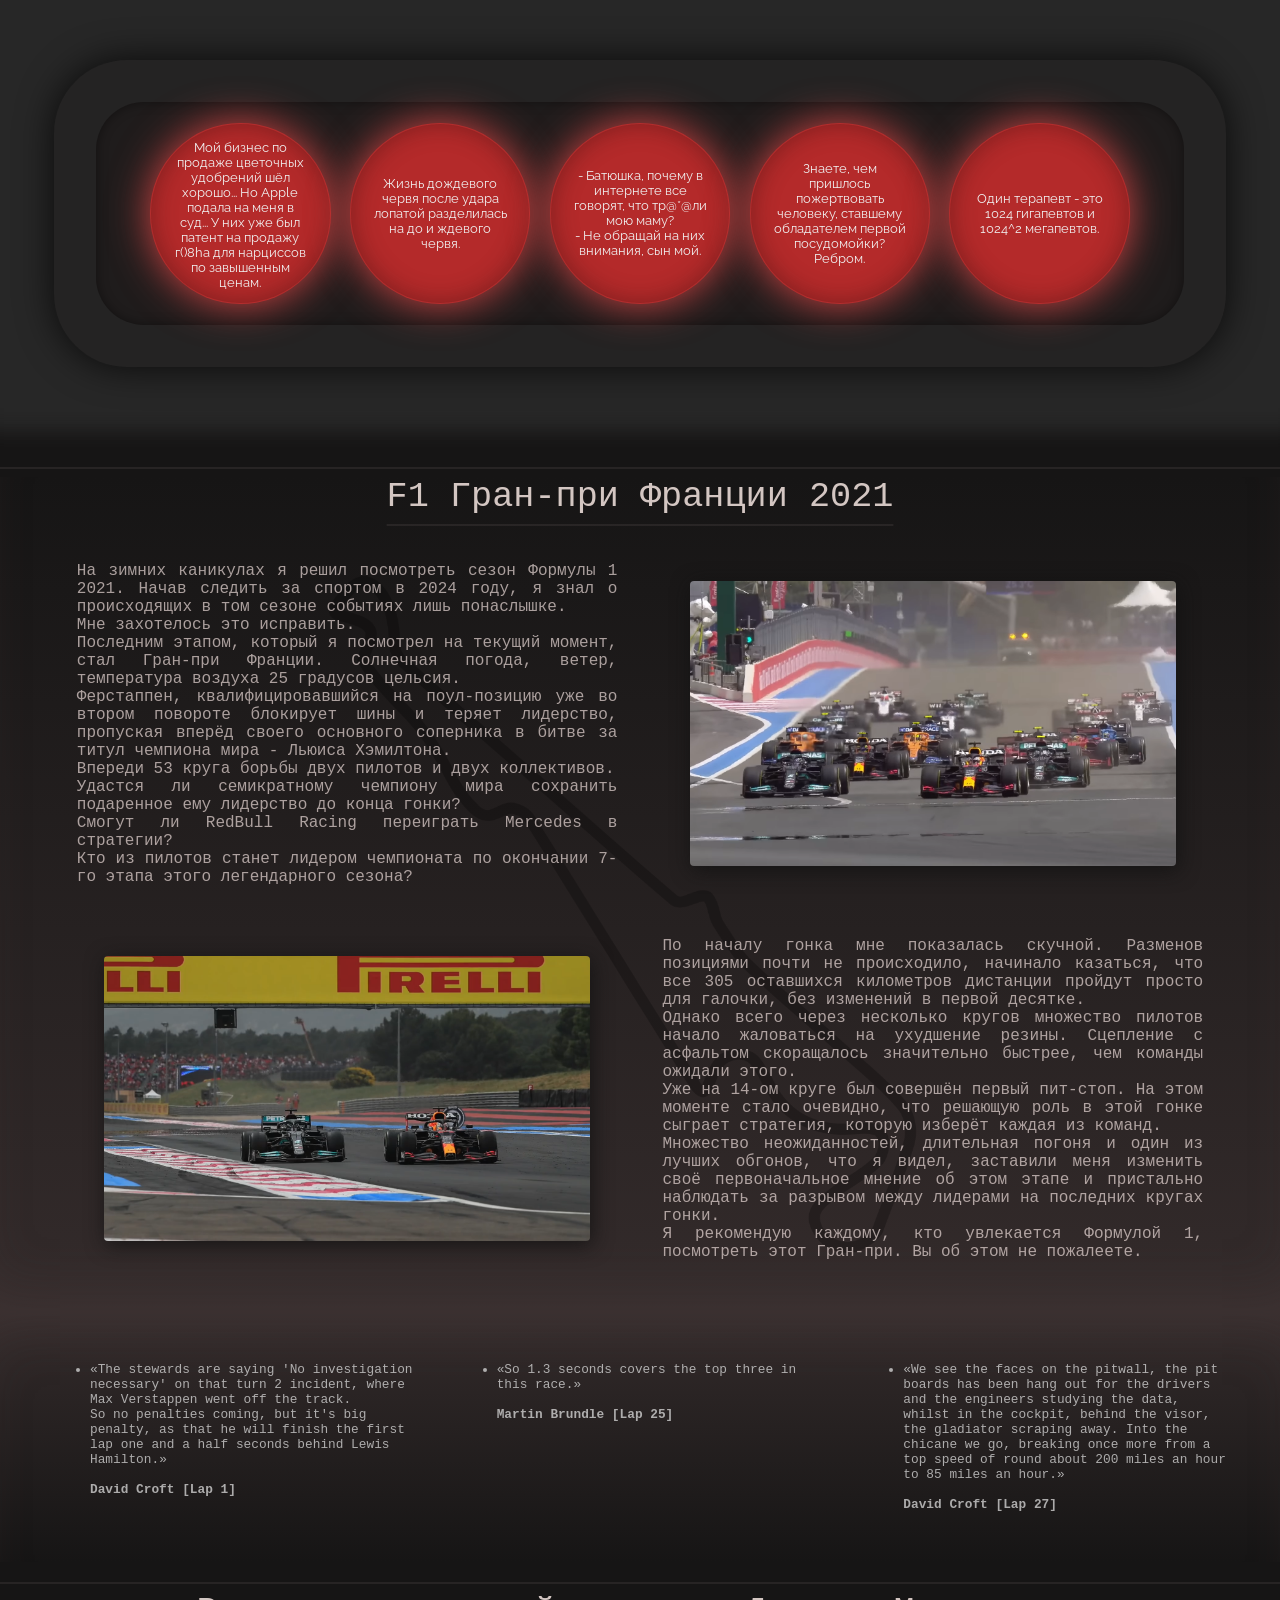
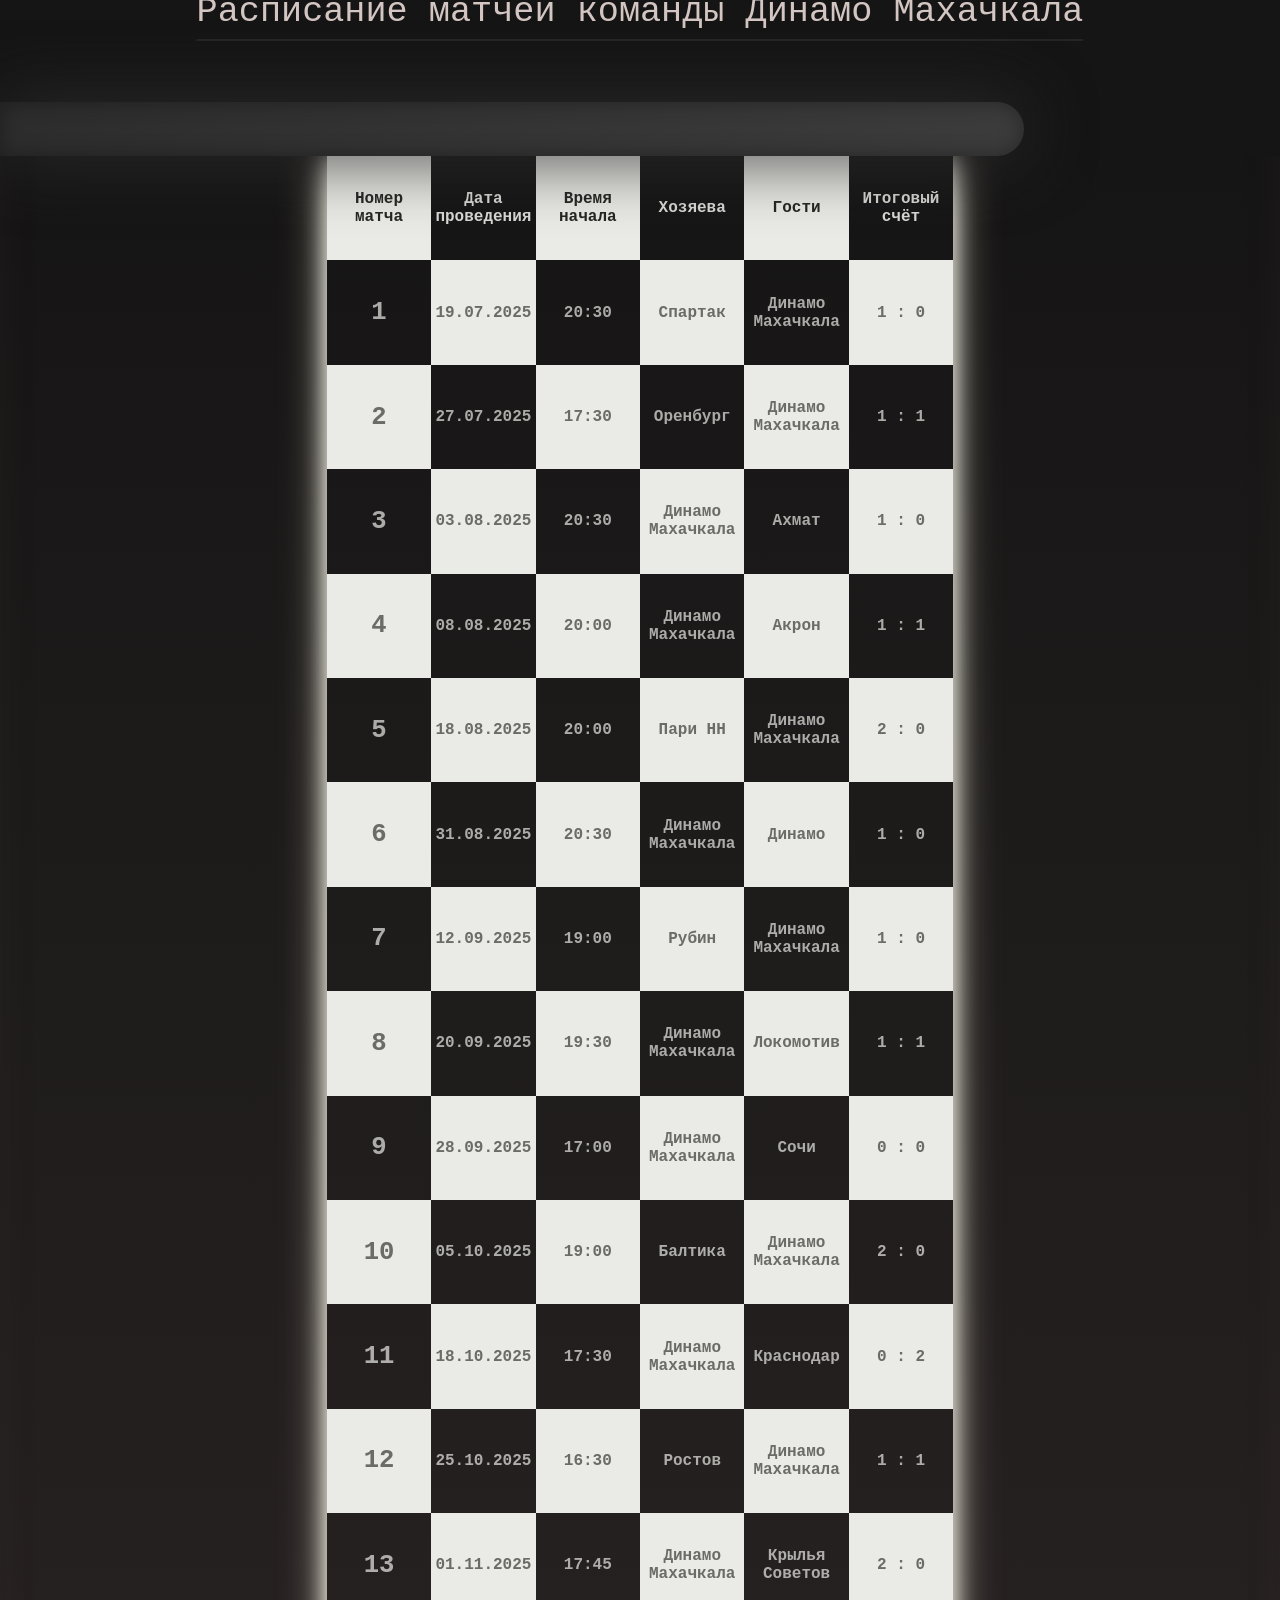
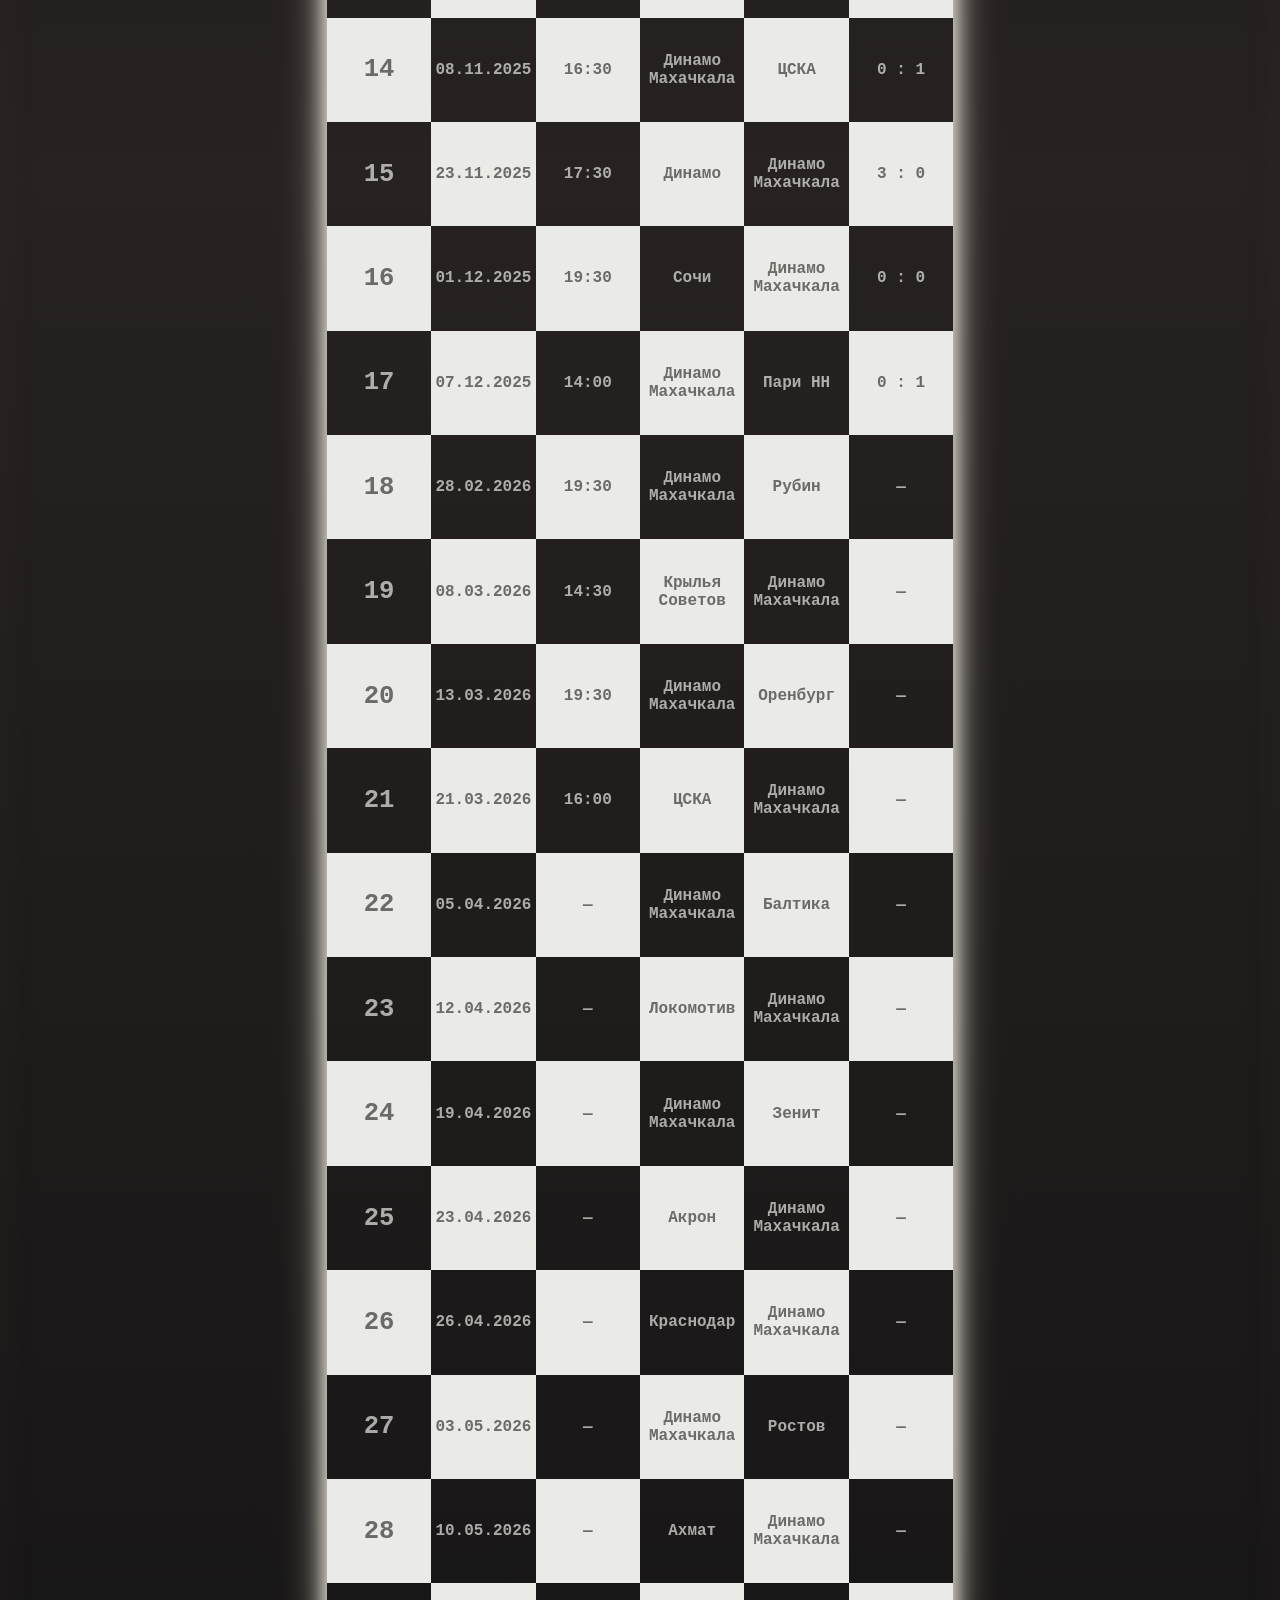
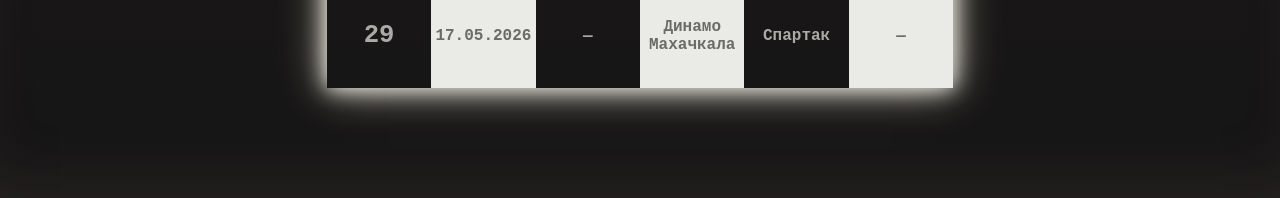
<file: index.html>
<!DOCTYPE html>
<html lang="ru">


  <head>
    <meta charset="UTF-8"> 
    <title> WebLab 1 </title>
    <style>
      /*↓↓↓ GENERAL SECTION ↓↓↓*/  /*↓↓↓ GENERAL SECTION ↓↓↓*/  /*↓↓↓ GENERAL SECTION ↓↓↓*/
      body {
        margin: 0px;
        background-color: rgb(22, 21, 21);
        min-width: 1050px;
      }

      p {
        margin: 0px;
        color: #F1F1F1;
        font-family: 'Courier New';
      }

      figure {
        margin: 0px;
      }

      h1 {
        margin-top: 8px;
        font-family: 'Courier New';
        font-size: clamp(32px, 2.75vw, 60px);
        font-weight: 400;
        color: rgba(232, 217, 213, 0.90);
        text-align: center;

        text-decoration: 2px underline rgba(232, 217, 213, 0.08);
        text-underline-offset: 18px;
      }

      hr {
        margin-top: 20px;
        border: none;
        border-top: 2px solid rgba(232, 217, 213, 0.08);
      }

      tr {
        font-family: 'Courier New';
        font-size: clamp(14px, 1.25vw, 19px);
        color: rgba(234, 234, 230, 0.70);
        font-weight: 700;
      }
      th {
        font-weight: 900;
      }

      /* White cells */
      tr:nth-child(even) :is(td,th):nth-child(even),
      tr:nth-child(odd) :is(td,th):nth-child(odd) {
        background: rgba(234, 234, 230, 1.0);
        color: rgba(21, 21, 20, 0.60);
      }

      /* First column (match number) */
      tr:nth-child(2n+3) :is(td,th):nth-child(1),
      tr:nth-child(even) :is(td,th):nth-child(1) {
        font-size: clamp(14px, 2vw, 26px);
        font-weight: 900;
      }

      /* First row (headings) */
      tr:nth-child(1) :is(td,th):nth-child(odd),
      tr:nth-child(1) :is(td,th):nth-child(even) {
        font-size: clamp(10px, 1.25vw, 30px);
        color: rgba(15, 15, 14, 0.90);
      }
      tr:nth-child(1) :is(td,th):nth-child(even) {
        color: rgba(240, 240, 236, 0.90);
      }
      /*↑↑↑ GENERAL SECTION ↑↑↑*/  /*↑↑↑ GENERAL SECTION ↑↑↑*/  /*↑↑↑ GENERAL SECTION ↑↑↑*/  


      /*↓↓↓ ANECDOTES SECTION ↓↓↓*/  /*↓↓↓ ANECDOTES SECTION ↓↓↓*/  /*↓↓↓ ANECDOTES SECTION ↓↓↓*/
      .anecdotes_lights_section_background {
        display: flex;
        align-items: center;
        justify-content: center;

        background-color: #272727;
        padding: 60px 0px 80px 0px;
        box-shadow: inset 0px -40px 20px -25px rgba(22, 21, 21, 1);
      }


      .anecdotes_panel_foreground {
        max-width: 85%;
        background-color: rgb(36, 35, 35);
        box-shadow: 0px 0px 36px rgba(0, 0, 0, 0.75);
        border-radius: 73px;
        padding: 3.25%;
      }

      .anecdotes_panel_background {
        display: flex;
        column-gap: 2%;
        padding: 2% 5%;

        background-color: rgb(31, 28, 28);
        box-shadow: inset 0px 0px 12px rgba(0, 0, 0, 0.42);
        border-radius: 48px;
      }

      .single_anecdote_red_circle {
        background-color: rgb(180, 42, 42);
        border: 1px solid rgba(201, 201, 201, 0.02);
        box-shadow: 0px 0px 40px rgb(213, 69, 69), inset 0px 0px 24px rgba(58, 15, 15, 0.45);

        display: flex;
        align-items: center;
        text-align: center;

        flex: 1;
        aspect-ratio: 1 / 1;
        border-radius: 50%;
      }
      .single_anecdote_red_circle:hover {
        box-shadow: none;
        border: none;
        margin: 0px 1px; /* Compensating lack of border */
        background-color: transparent;
      }
      .single_anecdote_red_circle:hover .anecdote_image {
        display: inline-block;
      }
      .single_anecdote_red_circle:hover .anecdote_text {
        display: none;
      }

      .anecdote_image {
        width: 100%;
        border-radius: 50%;
        object-fit: contain;
        object-position: center;
        display: none;
      }

      .anecdote_text {
        max-width: 77%;
        max-height: 82%;
        margin: auto auto;
        font-family: Raleway;
        font-size: clamp(11px, 1vw, 20px);
        font-weight: 400;
      }
      /*↑↑↑ ANECDOTES SECTION ↑↑↑*/  /*↑↑↑ ANECDOTES SECTION ↑↑↑*/  /*↑↑↑ ANECDOTES SECTION ↑↑↑*/


      /*↓↓↓ LO_CONTENT SECTION ↓↓↓*/  /*↓↓↓ LO_CONTENT SECTION ↓↓↓*/  /*↓↓↓ LO_CONTENT SECTION ↓↓↓*/
      .lo_content_background {
        background-image: url("/resources/lo_content_images/track_layout_25.png"), linear-gradient(180deg, rgba(22, 21, 21, 0.75), rgba(120, 94, 94, 0.30));
        background-position: center;
        background-size: contain;
        background-repeat: no-repeat;
        box-shadow: inset 0px -40px 60px -25px rgba(106, 86, 86, 0.20);
      }

      .lo_content_grid {
        display: grid;
        grid-template-columns: repeat(2, 1fr);
        column-gap: 4%;
        row-gap: clamp(50px, 4vw, 150px);

        margin: 3.5% 6%;
        margin-bottom: 0px;
        padding-bottom: 4%;

        align-items: center;
        justify-items: center;
      }


      .lo_content_description {
        text-align: justify;
        font-size: clamp(16px, 1.20vw, 26px);
        color: rgba(232, 217, 213, 0.70);
      }

      .lo_content_image {
        width: 90%;
        height: 88%;
        object-fit: cover;

        border-radius: 4px;
        box-shadow: 2px 4px 20px rgba(16, 16, 16, 0.80);
      }
      /*↑↑↑ LO_CONTENT SECTION ↑↑↑*/  /*↑↑↑ LO_CONTENT SECTION ↑↑↑*/  /*↑↑↑ LO_CONTENT SECTION ↑↑↑*/


      /*↓↓↓ QUOTES SECTION ↓↓↓*/  /*↓↓↓ QUOTES SECTION ↓↓↓*/  /*↓↓↓ QUOTES SECTION ↓↓↓*/
      .lo_content_quotes_background {
        background-image: linear-gradient(180deg, rgba(120, 94, 94, 0.30), rgba(22, 21, 21, 0.75));
        box-shadow: inset 0px 40px 60px -25px rgba(106, 86, 86, 0.20);
      }


      .lo_content_quotes_container {
        display: grid;
        grid-template-columns: repeat(3, 1fr);
        column-gap: 80px;
        margin: 0px 50px;
        padding-top: 50px;
        padding-bottom: 50px;
        font-family: 'Courier New';
        font-size: clamp(12px, 1vw, 26px);
        font-weight: bold;
        color: rgba(220, 220, 220, 0.75);
      }


      .single_quote_block {
        font-weight: 400;
      }
      /*↑↑↑ QUOTES SECTION ↑↑↑*/  /*↑↑↑ QUOTES SECTION ↑↑↑*/  /*↑↑↑ QUOTES SECTION ↑↑↑*/


      /*↓↓↓ RPL SECTION ↓↓↓*/  /*↓↓↓ RPL SECTION ↓↓↓*/  /*↓↓↓ RPL SECTION ↓↓↓*/
      .rpl_background {
        display: flex;
        justify-content: center;

        background-image: linear-gradient(0deg, rgba(22, 21, 21, 0.75),rgba(109, 86, 86, 0.20), rgba(22, 21, 21, 0.75));
        box-shadow: inset 0px -40px 60px -25px rgba(106, 86, 86, 0.20);
        padding-bottom: 110px;
      }

      .rpl_table_flagpole {
        width: 80%;
        height: 6vh;
        margin-top: 70px;
        position: sticky;
        top: 0px;

        background-image: linear-gradient(315deg, rgb(60, 60, 60), rgb(44, 44, 44));
        box-shadow: 0px 0px 70px rgba(44, 44, 44, 1.0), inset 0px 0px 20px rgba(5, 5, 5, 0.35);
        border-top-right-radius: 3vh;
        border-bottom-right-radius: 3vh;
      }

      .rpl_matches_table {
        border-spacing: 0px;
        text-align: center;
        box-shadow:  0px 0px 40px rgba(229, 225, 202, 0.85),  0px 0px 20px rgba(255, 255, 255, 1);
      }


      .table_cell_content {
        display: flex;
        align-items: center;
        justify-content: center;

        width: clamp(86px, 8vw, 200px);
        aspect-ratio: 1 / 1;
      }
      /*↑↑↑ RPL SECTION ↑↑↑*/  /*↑↑↑ RPL SECTION ↑↑↑*/  /*↑↑↑ RPL SECTION ↑↑↑*/
    </style>

    <link rel="preconnect" href="https://fonts.googleapis.com">
    <link type="text/css" rel="preconnect" href="https://fonts.gstatic.com" crossorigin>
    <link type="text/css" href="https://fonts.googleapis.com/css2?family=Raleway:wght@200&display=swap" rel="stylesheet">   <!-- weight: 200 -->
    <link type="text/css" href="https://fonts.googleapis.com/css2?family=Raleway&display=swap" rel="stylesheet">            <!-- weight: 400 -->
    <link type="text/css" href="https://fonts.googleapis.com/css2?family=Raleway:wght@700&display=swap" rel="stylesheet">   <!-- weight: 700 -->
    <link type="text/css" href="https://fonts.googleapis.com/css2?family=Raleway:wght@900&display=swap" rel="stylesheet">   <!-- weight: 900 -->

  </head>

  
  <body>


<!--↓↓↓ ANECDOTES SECTION ↓↓↓--> <!--↓↓↓ ANECDOTES SECTION ↓↓↓--> <!--↓↓↓ ANECDOTES SECTION ↓↓↓--> <!--↓↓↓ ANECDOTES SECTION ↓↓↓-->
    <header class="anecdotes_lights_section_background">
      <div class="anecdotes_panel_foreground">
        <div class="anecdotes_panel_background">

  <!--↓↓↓ ANECDOTE 1 ↓↓↓-->
          <figure class="single_anecdote_red_circle">
            <p class="anecdote_text">
              Мой бизнес по продаже цветочных удобрений шёл хорошо...
              Но Apple подала на меня в суд...
              У них уже был патент на продажу г()8hа для нарциссов по завышенным ценам. 
            </p>
            <img class="anecdote_image" src="resources/anecdote_images/image_1.png" alt="Картинка, сгенерированная ии по тексту анека_1">
          </figure>
  <!--↑↑↑ ANECDOTE 1 ↑↑↑-->

  <!--↓↓↓ ANECDOTE 2 ↓↓↓-->
          <figure class="single_anecdote_red_circle">
            <p class="anecdote_text">
              Жизнь дождевого червя после удара лопатой разделилась на до и ждевого червя.
            </p>
            <img class="anecdote_image" src="resources/anecdote_images/image_2.png" alt="Картинка, сгенерированная ии по тексту анека_2">
          </figure>
  <!--↑↑↑ ANECDOTE 2 ↑↑↑-->

  <!--↓↓↓ ANECDOTE 3 ↓↓↓-->
          <figure class="single_anecdote_red_circle">
            <p class="anecdote_text">
              - Батюшка, почему в интернете все говорят, что тр@*@ли мою маму?<br>
              - Не обращай на них внимания, сын мой.
            </p>
            <img class="anecdote_image" src="resources/anecdote_images/image_3.png" alt="Картинка, сгенерированная ии по тексту анека_3">
          </figure>
  <!--↑↑↑ ANECDOTE 3 ↑↑↑-->

  <!--↓↓↓ ANECDOTE 4 ↓↓↓-->
          <figure class="single_anecdote_red_circle">
            <p class="anecdote_text">
              Знаете, чем пришлось пожертвовать человеку, ставшему обладателем первой посудомойки?<br>
              Ребром.
            </p>
            <img class="anecdote_image" src="resources/anecdote_images/image_4.png" alt="Картинка, сгенерированная ии по тексту анека_4">
          </figure>
  <!--↑↑↑ ANECDOTE 4 ↑↑↑-->

  <!--↓↓↓ ANECDOTE 5 ↓↓↓-->
          <figure class="single_anecdote_red_circle">
            <p class="anecdote_text">
              Один терапевт - это 1024 гигапевтов и 1024^2 мегапевтов.
            </p>
            <img class="anecdote_image" src="resources/anecdote_images/image_5.png" alt="Картинка, сгенерированная ии по тексту анека_5">
          </figure>
  <!--↑↑↑ ANECDOTE 5 ↑↑↑-->

        </div>
      </div>
    </header>
<!--↑↑↑ ANECDOTES SECTION ↑↑↑--> <!--↑↑↑ ANECDOTES SECTION ↑↑↑--> <!--↑↑↑ ANECDOTES SECTION ↑↑↑--> <!--↑↑↑ ANECDOTES SECTION ↑↑↑-->

<hr>

<!--↓↓↓ LOCONTENT SECTION ↓↓↓--> <!--↓↓↓ LOCONTENT SECTION ↓↓↓--> <!--↓↓↓ LOCONTENT SECTION ↓↓↓--> <!--↓↓↓ LOCONTENT SECTION ↓↓↓--> 
    <main class="lo_content_background">
      <h1> F1 Гран-при Франции 2021 </h1>
      <div class="lo_content_grid">
  <!--↓↓↓ ROW 1 ↓↓↓-->
        <p class="lo_content_description">
          На зимних каникулах я решил посмотреть сезон Формулы 1 2021. Начав следить за спортом в 2024 году, я знал о происходящих в том сезоне событиях лишь понаслышке.<br>
          Мне захотелось это исправить.<br>
          Последним этапом, который я посмотрел на текущий момент, стал Гран-при Франции. Солнечная погода, ветер, температура воздуха 25 градусов цельсия.<br>
          Ферстаппен, квалифицировавшийся на поул-позицию уже во втором повороте блокирует шины и теряет лидерство, пропуская вперёд своего основного соперника в битве за титул чемпиона мира - Льюиса Хэмилтона.<br>
          Впереди 53 круга борьбы двух пилотов и двух коллективов.<br>
          Удастся ли семикратному чемпиону мира сохранить подаренное ему лидерство до конца гонки?<br>
          Смогут ли RedBull Racing переиграть Mercedes в стратегии?<br>
          Кто из пилотов станет лидером чемпионата по окончании 7-го этапа этого легендарного сезона?
        </p>
        <img class="lo_content_image" src="resources/lo_content_images/race_start.png" alt="Непрогрузившаяся фотка начала гонки">
  <!--↑↑↑ ROW 1 ↑↑↑-->

  <!--↓↓↓ ROW 2 ↓↓↓-->
        <img class="lo_content_image" src="resources/lo_content_images/MV-LH_wheel_to_wheel.png" alt="Непрогрузившаяся фотка борьбы Макса и Льюиса">
        <p class="lo_content_description">
          По началу гонка мне показалась скучной. Разменов позициями почти не происходило, начинало казаться, что все 305 оставшихся километров дистанции пройдут просто для галочки, без изменений в первой десятке.<br>
          Однако всего через несколько кругов множество пилотов начало жаловаться на ухудшение резины. Сцепление с асфальтом скоращалось значительно быстрее, чем команды ожидали этого.<br>
          Уже на 14-ом круге был совершён первый пит-стоп. На этом моменте стало очевидно, что решающую роль в этой гонке сыграет стратегия, которую изберёт каждая из команд.<br>
          Множество неожиданностей, длительная погоня и один из лучших обгонов, что я видел, заставили меня изменить своё первоначальное мнение об этом этапе и пристально наблюдать за разрывом между лидерами на последних кругах гонки.<br>
          Я рекомендую каждому, кто увлекается Формулой 1, посмотреть этот Гран-при. Вы об этом не пожалеете.
        </p>
  <!--↑↑↑ ROW 2 ↑↑↑--> 
      </div>
    </main>

    <div class="lo_content_quotes_background">
      <ul class="lo_content_quotes_container">

<!--↓↓↓ QUOTE 1 ↓↓↓--> <!--↓↓↓ QUOTE 1 ↓↓↓--> <!--↓↓↓ QUOTE 1 ↓↓↓--> <!--↓↓↓ QUOTE 1 ↓↓↓--> <!--↓↓↓ QUOTE 1 ↓↓↓--> <!--↓↓↓ QUOTE 1 ↓↓↓-->
        <li> 
          <q class="single_quote_block">The stewards are saying 'No investigation necessary' on that turn 2 incident, where Max Verstappen went off the track.<br>
            So no penalties coming, but it's big penalty, as that he will finish the first lap one and a half seconds behind Lewis Hamilton.</q>
          <br><br>David Croft [Lap 1]
        </li>
<!--↑↑↑ QUOTE 1 ↑↑↑--> <!--↑↑↑ QUOTE 1 ↑↑↑--> <!--↑↑↑ QUOTE 1 ↑↑↑--> <!--↑↑↑ QUOTE 1 ↑↑↑--> <!--↑↑↑ QUOTE 1 ↑↑↑--> <!--↑↑↑ QUOTE 1 ↑↑↑-->

<!--↓↓↓ QUOTE 2 ↓↓↓--> <!--↓↓↓ QUOTE 2 ↓↓↓--> <!--↓↓↓ QUOTE 2 ↓↓↓--> <!--↓↓↓ QUOTE 2 ↓↓↓--> <!--↓↓↓ QUOTE 2 ↓↓↓--> <!--↓↓↓ QUOTE 2 ↓↓↓-->
        <li> 
          <q class="single_quote_block">So 1.3 seconds covers the top three in this race.</q>
          <br><br>Martin Brundle [Lap 25]
        </li>
<!--↑↑↑ QUOTE 2 ↑↑↑--> <!--↑↑↑ QUOTE 2 ↑↑↑--> <!--↑↑↑ QUOTE 2 ↑↑↑--> <!--↑↑↑ QUOTE 2 ↑↑↑--> <!--↑↑↑ QUOTE 2 ↑↑↑--> <!--↑↑↑ QUOTE 2 ↑↑↑-->

<!--↓↓↓ QUOTE 3 ↓↓↓--> <!--↓↓↓ QUOTE 3 ↓↓↓--> <!--↓↓↓ QUOTE 3 ↓↓↓--> <!--↓↓↓ QUOTE 3 ↓↓↓--> <!--↓↓↓ QUOTE 3 ↓↓↓--> <!--↓↓↓ QUOTE 3 ↓↓↓-->
        <li> 
          <q class="single_quote_block">We see the faces on the pitwall, the pit boards has been hang out for the drivers and the engineers studying the data,
            whilst in the cockpit, behind the visor, the gladiator scraping away. Into the chicane we go,
            breaking once more from a top speed of round about 200 miles an hour to 85 miles an hour.</q>
          <br><br>David Croft [Lap 27]
        </li>
<!--↑↑↑ QUOTE 3 ↑↑↑--> <!--↑↑↑ QUOTE 3 ↑↑↑--> <!--↑↑↑ QUOTE 3 ↑↑↑--> <!--↑↑↑ QUOTE 3 ↑↑↑--> <!--↑↑↑ QUOTE 3 ↑↑↑--> <!--↑↑↑ QUOTE 3 ↑↑↑-->

      </ul>
    </div>
<!--↑↑↑ LOCONTENT SECTION ↑↑↑--> <!--↑↑↑ LOCONTENT SECTION ↑↑↑--> <!--↑↑↑ LOCONTENT SECTION ↑↑↑--> <!--↑↑↑ LOCONTENT SECTION ↑↑↑--> 

<hr>

<!--↓↓↓ RPL SECTION ↓↓↓--> <!--↓↓↓ RPL SECTION ↓↓↓--> <!--↓↓↓ RPL SECTION ↓↓↓--> <!--↓↓↓ RPL SECTION ↓↓↓--> <!--↓↓↓ RPL SECTION ↓↓↓--> 
    
    <h1> Расписание матчей команды Динамо Махачкала </h1>
    <div class="rpl_table_flagpole"></div>
    <div class="rpl_background">
      <table class="rpl_matches_table">
      <!--↓↓↓ HEADINGS ROW ↓↓↓-->
          <tr>
            <th> <div class="table_cell_content"> Номер<br>матча </div> </th>
            <th> <div class="table_cell_content"> Дата<br>проведения </div> </th>
            <th> <div class="table_cell_content"> Время<br>начала </div> </th>
            <th> <div class="table_cell_content"> Хозяева </div> </th>
            <th> <div class="table_cell_content"> Гости </div> </th>
            <th> <div class="table_cell_content"> Итоговый<br>  счёт </div> </th>
          </tr>
      <!--↑↑↑ HEADINGS ROW ↑↑↑-->

      <!--↓↓↓ MATCH 1 ↓↓↓-->
          <tr>
            <td> <div class="table_cell_content"> 1 </div> </td>
            <td> <div class="table_cell_content"> 19.07.2025 </div> </td>
            <td> <div class="table_cell_content"> 20:30 </div> </td>
            <td> <div class="table_cell_content"> Спартак </div> </td>
            <td> <div class="table_cell_content"> Динамо Махачкала </div> </td>
            <td> <div class="table_cell_content"> 1 : 0 </div>  </td>
          </tr>
      <!--↑↑↑ MATCH 1 ↑↑↑-->

      <!--↓↓↓ MATCH 2 ↓↓↓-->
          <tr>
            <td> <div class="table_cell_content"> 2 </div> </td>
            <td> <div class="table_cell_content"> 27.07.2025 </div> </td>
            <td> <div class="table_cell_content"> 17:30 </div> </td>
            <td> <div class="table_cell_content"> Оренбург </div> </td>
            <td> <div class="table_cell_content"> Динамо Махачкала </div> </td>
            <td> <div class="table_cell_content"> 1 : 1 </div> </td>
          </tr>
      <!--↑↑↑ MATCH 2 ↑↑↑-->

      <!--↓↓↓ MATCH 3 ↓↓↓-->
          <tr>
            <td> <div class="table_cell_content"> 3 </div> </td>
            <td> <div class="table_cell_content"> 03.08.2025 </div> </td>
            <td> <div class="table_cell_content"> 20:30 </div> </td>
            <td> <div class="table_cell_content"> Динамо Махачкала </div> </td>
            <td> <div class="table_cell_content"> Ахмат </div> </td>
            <td> <div class="table_cell_content"> 1 : 0 </div> </td>
          </tr>
      <!--↑↑↑ MATCH 3 ↑↑↑-->

      <!--↓↓↓ MATCH 4 ↓↓↓-->
          <tr>
            <td> <div class="table_cell_content"> 4 </div> </td>
            <td> <div class="table_cell_content"> 08.08.2025 </div> </td>
            <td> <div class="table_cell_content"> 20:00 </div> </td>
            <td> <div class="table_cell_content"> Динамо Махачкала </div> </td>
            <td> <div class="table_cell_content"> Акрон </div> </td>
            <td> <div class="table_cell_content"> 1 : 1 </div>  </td>
          </tr>
      <!--↑↑↑ MATCH 4 ↑↑↑-->

      <!--↓↓↓ MATCH 5 ↓↓↓-->
          <tr>
            <td> <div class="table_cell_content"> 5 </div> </td>
            <td> <div class="table_cell_content"> 18.08.2025 </div> </td>
            <td> <div class="table_cell_content"> 20:00 </div> </td>
            <td> <div class="table_cell_content"> Пари НН </div> </td>
            <td> <div class="table_cell_content"> Динамо Махачкала </div> </td>
            <td> <div class="table_cell_content"> 2 : 0 </div> </td>
          </tr>
      <!--↑↑↑ MATCH 5 ↑↑↑-->

      <!--↓↓↓ MATCH 6 ↓↓↓-->
          <tr>
            <td> <div class="table_cell_content"> 6 </div> </td>
            <td> <div class="table_cell_content"> 31.08.2025 </div> </td>
            <td> <div class="table_cell_content"> 20:30 </div> </td>
            <td> <div class="table_cell_content"> Динамо Махачкала </div> </td>
            <td> <div class="table_cell_content"> Динамо </div> </td>
            <td> <div class="table_cell_content"> 1 : 0 </div>  </td>
          </tr>
      <!--↑↑↑ MATCH 6 ↑↑↑-->

      <!--↓↓↓ MATCH 7 ↓↓↓-->
          <tr>
            <td> <div class="table_cell_content"> 7 </div> </td>
            <td> <div class="table_cell_content"> 12.09.2025 </div> </td>
            <td> <div class="table_cell_content"> 19:00 </div> </td>
            <td> <div class="table_cell_content"> Рубин </div> </td>
            <td> <div class="table_cell_content"> Динамо Махачкала </div> </td>
            <td> <div class="table_cell_content"> 1 : 0 </div> </td>
          </tr>
      <!--↑↑↑ MATCH 7 ↑↑↑-->
      
      <!--↓↓↓ MATCH 8 ↓↓↓-->
          <tr>
            <td> <div class="table_cell_content"> 8 </div> </td>
            <td> <div class="table_cell_content"> 20.09.2025 </div> </td>
            <td> <div class="table_cell_content"> 19:30 </div> </td>
            <td> <div class="table_cell_content"> Динамо Махачкала </div> </td>
            <td> <div class="table_cell_content"> Локомотив </div> </td>
            <td> <div class="table_cell_content"> 1 : 1 </div> </td>
          </tr>
      <!--↑↑↑ MATCH 8 ↑↑↑-->

      <!--↓↓↓ MATCH 9 ↓↓↓-->
          <tr>
            <td> <div class="table_cell_content"> 9 </div> </td>
            <td> <div class="table_cell_content"> 28.09.2025 </div> </td>
            <td> <div class="table_cell_content"> 17:00 </div> </td>
            <td> <div class="table_cell_content"> Динамо Махачкала </div> </td>
            <td> <div class="table_cell_content"> Сочи </div> </td>
            <td> <div class="table_cell_content"> 0 : 0 </div> </td>
          </tr>
      <!--↑↑↑ MATCH 9 ↑↑↑-->

      <!--↓↓↓ MATCH 10 ↓↓↓-->
          <tr>
            <td> <div class="table_cell_content"> 10 </div> </td>
            <td> <div class="table_cell_content"> 05.10.2025 </div> </td>
            <td> <div class="table_cell_content"> 19:00 </div> </td>
            <td> <div class="table_cell_content"> Балтика </div> </td>
            <td> <div class="table_cell_content"> Динамо Махачкала </div> </td>
            <td> <div class="table_cell_content"> 2 : 0 </div> </td>
          </tr>
      <!--↑↑↑ MATCH 10 ↑↑↑-->

      <!--↓↓↓ MATCH 11 ↓↓↓-->
          <tr>
            <td> <div class="table_cell_content"> 11 </div> </td>
            <td> <div class="table_cell_content"> 18.10.2025 </div> </td>
            <td> <div class="table_cell_content"> 17:30 </div> </td>
            <td> <div class="table_cell_content"> Динамо Махачкала </div> </td>
            <td> <div class="table_cell_content"> Краснодар </div> </td>
            <td> <div class="table_cell_content"> 0 : 2 </div> </td>
          </tr>
      <!--↑↑↑ MATCH 11 ↑↑↑-->

      <!--↓↓↓ MATCH 12 ↓↓↓-->
          <tr>
            <td> <div class="table_cell_content"> 12 </div> </td>
            <td> <div class="table_cell_content"> 25.10.2025 </div> </td>
            <td> <div class="table_cell_content"> 16:30 </div> </td>
            <td> <div class="table_cell_content"> Ростов </div> </td>
            <td> <div class="table_cell_content"> Динамо Махачкала </div> </td>
            <td> <div class="table_cell_content"> 1 : 1 </div> </td>
          </tr>
      <!--↑↑↑ MATCH 12 ↑↑↑-->

      <!--↓↓↓ MATCH 13 ↓↓↓-->
          <tr>
            <td> <div class="table_cell_content"> 13 </div> </td>
            <td> <div class="table_cell_content"> 01.11.2025 </div> </td>
            <td> <div class="table_cell_content"> 17:45 </div> </td>
            <td> <div class="table_cell_content"> Динамо Махачкала </div> </td>
            <td> <div class="table_cell_content"> Крылья Советов </div> </td>
            <td> <div class="table_cell_content"> 2 : 0 </div> </td>
          </tr>
      <!--↑↑↑ MATCH 13 ↑↑↑-->

      <!--↓↓↓ MATCH 14 ↓↓↓-->
          <tr>
            <td> <div class="table_cell_content"> 14 </div> </td>
            <td> <div class="table_cell_content"> 08.11.2025 </div> </td>
            <td> <div class="table_cell_content"> 16:30 </div> </td>
            <td> <div class="table_cell_content"> Динамо Махачкала </div> </td>
            <td> <div class="table_cell_content"> ЦСКА </div> </td>
            <td> <div class="table_cell_content"> 0 : 1 </div> </td>
          </tr>
      <!--↑↑↑ MATCH 14 ↑↑↑-->

      <!--↓↓↓ MATCH 15 ↓↓↓-->
          <tr>
            <td> <div class="table_cell_content"> 15 </div> </td>
            <td> <div class="table_cell_content"> 23.11.2025 </div> </td>
            <td> <div class="table_cell_content"> 17:30 </div> </td>
            <td> <div class="table_cell_content"> Динамо </div> </td>
            <td> <div class="table_cell_content"> Динамо Махачкала </div> </td>
            <td> <div class="table_cell_content"> 3 : 0 </div> </td>
          </tr>
      <!--↑↑↑ MATCH 15 ↑↑↑-->

      <!--↓↓↓ MATCH 16 ↓↓↓-->
          <tr>
            <td> <div class="table_cell_content"> 16 </div> </td>
            <td> <div class="table_cell_content"> 01.12.2025 </div> </td>
            <td> <div class="table_cell_content"> 19:30 </div> </td>
            <td> <div class="table_cell_content"> Сочи </div> </td>
            <td> <div class="table_cell_content"> Динамо Махачкала </div> </td>
            <td> <div class="table_cell_content"> 0 : 0 </div> </td>
          </tr>
      <!--↑↑↑ MATCH 16 ↑↑↑-->

      <!--↓↓↓ MATCH 17 ↓↓↓-->
          <tr>
            <td> <div class="table_cell_content"> 17 </div> </td>
            <td> <div class="table_cell_content"> 07.12.2025 </div> </td>
            <td> <div class="table_cell_content"> 14:00 </div> </td>
            <td> <div class="table_cell_content"> Динамо Махачкала </div> </td>
            <td> <div class="table_cell_content"> Пари НН </div> </td>
            <td> <div class="table_cell_content"> 0 : 1 </div> </td>
          </tr>
      <!--↑↑↑ MATCH 17 ↑↑↑-->

<!-- NOT PLAYED YET --> <!-- NOT PLAYED YET --> <!-- NOT PLAYED YET --> <!-- NOT PLAYED YET --> <!-- NOT PLAYED YET -->

      <!--↓↓↓ MATCH 18 ↓↓↓-->

          <tr>
            <td> <div class="table_cell_content"> 18 </div> </td>
            <td> <div class="table_cell_content"> 28.02.2026 </div> </td>
            <td> <div class="table_cell_content"> 19:30 </div> </td>
            <td> <div class="table_cell_content"> Динамо Махачкала </div> </td>
            <td> <div class="table_cell_content"> Рубин </div> </td>
            <td> <div class="table_cell_content"> &mdash; </div> </td>
          </tr>
      <!--↑↑↑ MATCH 18 ↑↑↑-->

      <!--↓↓↓ MATCH 19 ↓↓↓-->
          <tr>
            <td> <div class="table_cell_content"> 19 </div> </td>
            <td> <div class="table_cell_content"> 08.03.2026 </div> </td>
            <td> <div class="table_cell_content"> 14:30 </div> </td>
            <td> <div class="table_cell_content"> Крылья Советов </div> </td>
            <td> <div class="table_cell_content"> Динамо Махачкала </div> </td>
            <td> <div class="table_cell_content"> &mdash; </div> </td>
          </tr>
      <!--↑↑↑ MATCH 19 ↑↑↑-->

      <!--↓↓↓ MATCH 20 ↓↓↓-->
          <tr>
            <td> <div class="table_cell_content"> 20 </div> </td>
            <td> <div class="table_cell_content"> 13.03.2026 </div> </td>
            <td> <div class="table_cell_content"> 19:30 </div> </td>
            <td> <div class="table_cell_content"> Динамо Махачкала </div> </td>
            <td> <div class="table_cell_content"> Оренбург </div> </td>
            <td> <div class="table_cell_content"> &mdash; </div> </td>
          </tr>
      <!--↑↑↑ MATCH 20 ↑↑↑-->

      <!--↓↓↓ MATCH 21 ↓↓↓-->
          <tr>
            <td> <div class="table_cell_content"> 21 </div> </td>
            <td> <div class="table_cell_content"> 21.03.2026 </div> </td>
            <td> <div class="table_cell_content"> 16:00 </div> </td>
            <td> <div class="table_cell_content"> ЦСКА </div> </td>
            <td> <div class="table_cell_content"> Динамо Махачкала </div> </td>
            <td> <div class="table_cell_content"> &mdash; </div> </td>
          </tr>
      <!--↑↑↑ MATCH 21 ↑↑↑-->

      <!--↓↓↓ MATCH 22 ↓↓↓-->
          <tr>
            <td> <div class="table_cell_content"> 22 </div> </td>
            <td> <div class="table_cell_content"> 05.04.2026 </div> </td>
            <td> <div class="table_cell_content"> &mdash; </div> </td>
            <td> <div class="table_cell_content"> Динамо Махачкала </div> </td>
            <td> <div class="table_cell_content"> Балтика </div> </td>
            <td> <div class="table_cell_content"> &mdash; </div> </td>
          </tr>
      <!--↑↑↑ MATCH 22 ↑↑↑-->

      <!--↓↓↓ MATCH 23 ↓↓↓-->
          <tr>
            <td> <div class="table_cell_content"> 23 </div> </td>
            <td> <div class="table_cell_content"> 12.04.2026 </div> </td>
            <td> <div class="table_cell_content"> &mdash; </div> </td>
            <td> <div class="table_cell_content"> Локомотив </div> </td>
            <td> <div class="table_cell_content"> Динамо Махачкала </div> </td>
            <td> <div class="table_cell_content"> &mdash; </div> </td>
          </tr>
      <!--↑↑↑ MATCH 23 ↑↑↑-->

      <!--↓↓↓ MATCH 24 ↓↓↓-->
          <tr>
            <td> <div class="table_cell_content"> 24 </div> </td>
            <td> <div class="table_cell_content"> 19.04.2026 </div> </td>
            <td> <div class="table_cell_content"> &mdash; </div> </td>
            <td> <div class="table_cell_content"> Динамо Махачкала </div> </td>
            <td> <div class="table_cell_content"> Зенит </div> </td>
            <td> <div class="table_cell_content"> &mdash; </div> </td>
          </tr>
      <!--↑↑↑ MATCH 24 ↑↑↑-->

      <!--↓↓↓ MATCH 25 ↓↓↓-->
          <tr>
            <td> <div class="table_cell_content"> 25 </div> </td>
            <td> <div class="table_cell_content"> 23.04.2026 </div> </td>
            <td> <div class="table_cell_content"> &mdash; </div> </td>
            <td> <div class="table_cell_content"> Акрон </div> </td>
            <td> <div class="table_cell_content"> Динамо Махачкала </div> </td>
            <td> <div class="table_cell_content"> &mdash; </div> </td>
          </tr>
      <!--↑↑↑ MATCH 25 ↑↑↑-->

      <!--↓↓↓ MATCH 26 ↓↓↓-->
          <tr>
            <td> <div class="table_cell_content"> 26 </div> </td>
            <td> <div class="table_cell_content"> 26.04.2026 </div> </td>
            <td> <div class="table_cell_content"> &mdash; </div> </td>
            <td> <div class="table_cell_content"> Краснодар </div> </td>
            <td> <div class="table_cell_content"> Динамо Махачкала </div> </td>
            <td> <div class="table_cell_content"> &mdash; </div> </td>
          </tr>
      <!--↑↑↑ MATCH 26 ↑↑↑-->

      <!--↓↓↓ MATCH 27 ↓↓↓-->
          <tr>
            <td> <div class="table_cell_content"> 27 </div> </td>
            <td> <div class="table_cell_content"> 03.05.2026 </div> </td>
            <td> <div class="table_cell_content"> &mdash; </div> </td>
            <td> <div class="table_cell_content"> Динамо Махачкала </div> </td>
            <td> <div class="table_cell_content"> Ростов </div> </td>
            <td> <div class="table_cell_content"> &mdash; </div> </td>
          </tr>
      <!--↑↑↑ MATCH 27 ↑↑↑-->

      <!--↓↓↓ MATCH 28 ↓↓↓-->
          <tr>
            <td> <div class="table_cell_content"> 28 </div> </td>
            <td> <div class="table_cell_content"> 10.05.2026 </div> </td>
            <td> <div class="table_cell_content"> &mdash; </div> </td>
            <td> <div class="table_cell_content"> Ахмат </div> </td>
            <td> <div class="table_cell_content"> Динамо Махачкала </div> </td>
            <td> <div class="table_cell_content"> &mdash; </div> </td>
          </tr>
      <!--↑↑↑ MATCH 28 ↑↑↑-->

      <!--↓↓↓ MATCH 29 ↓↓↓-->
          <tr>
            <td> <div class="table_cell_content"> 29 </div> </td>
            <td> <div class="table_cell_content"> 17.05.2026 </div> </td>
            <td> <div class="table_cell_content"> &mdash; </div> </td>
            <td> <div class="table_cell_content"> Динамо Махачкала </div> </td>
            <td> <div class="table_cell_content"> Спартак </div> </td>
            <td> <div class="table_cell_content"> &mdash; </div> </td>
          </tr>
      <!--↑↑↑ MATCH 29 ↑↑↑-->

      </table>
    </div>
<!--↑↑↑ RPL SECTION ↑↑↑--> <!--↑↑↑ RPL SECTION ↑↑↑--> <!--↑↑↑ RPL SECTION ↑↑↑--> <!--↑↑↑ RPL SECTION ↑↑↑--> <!--↑↑↑ RPL SECTION ↑↑↑--> 


  </body>


</html>
</file>
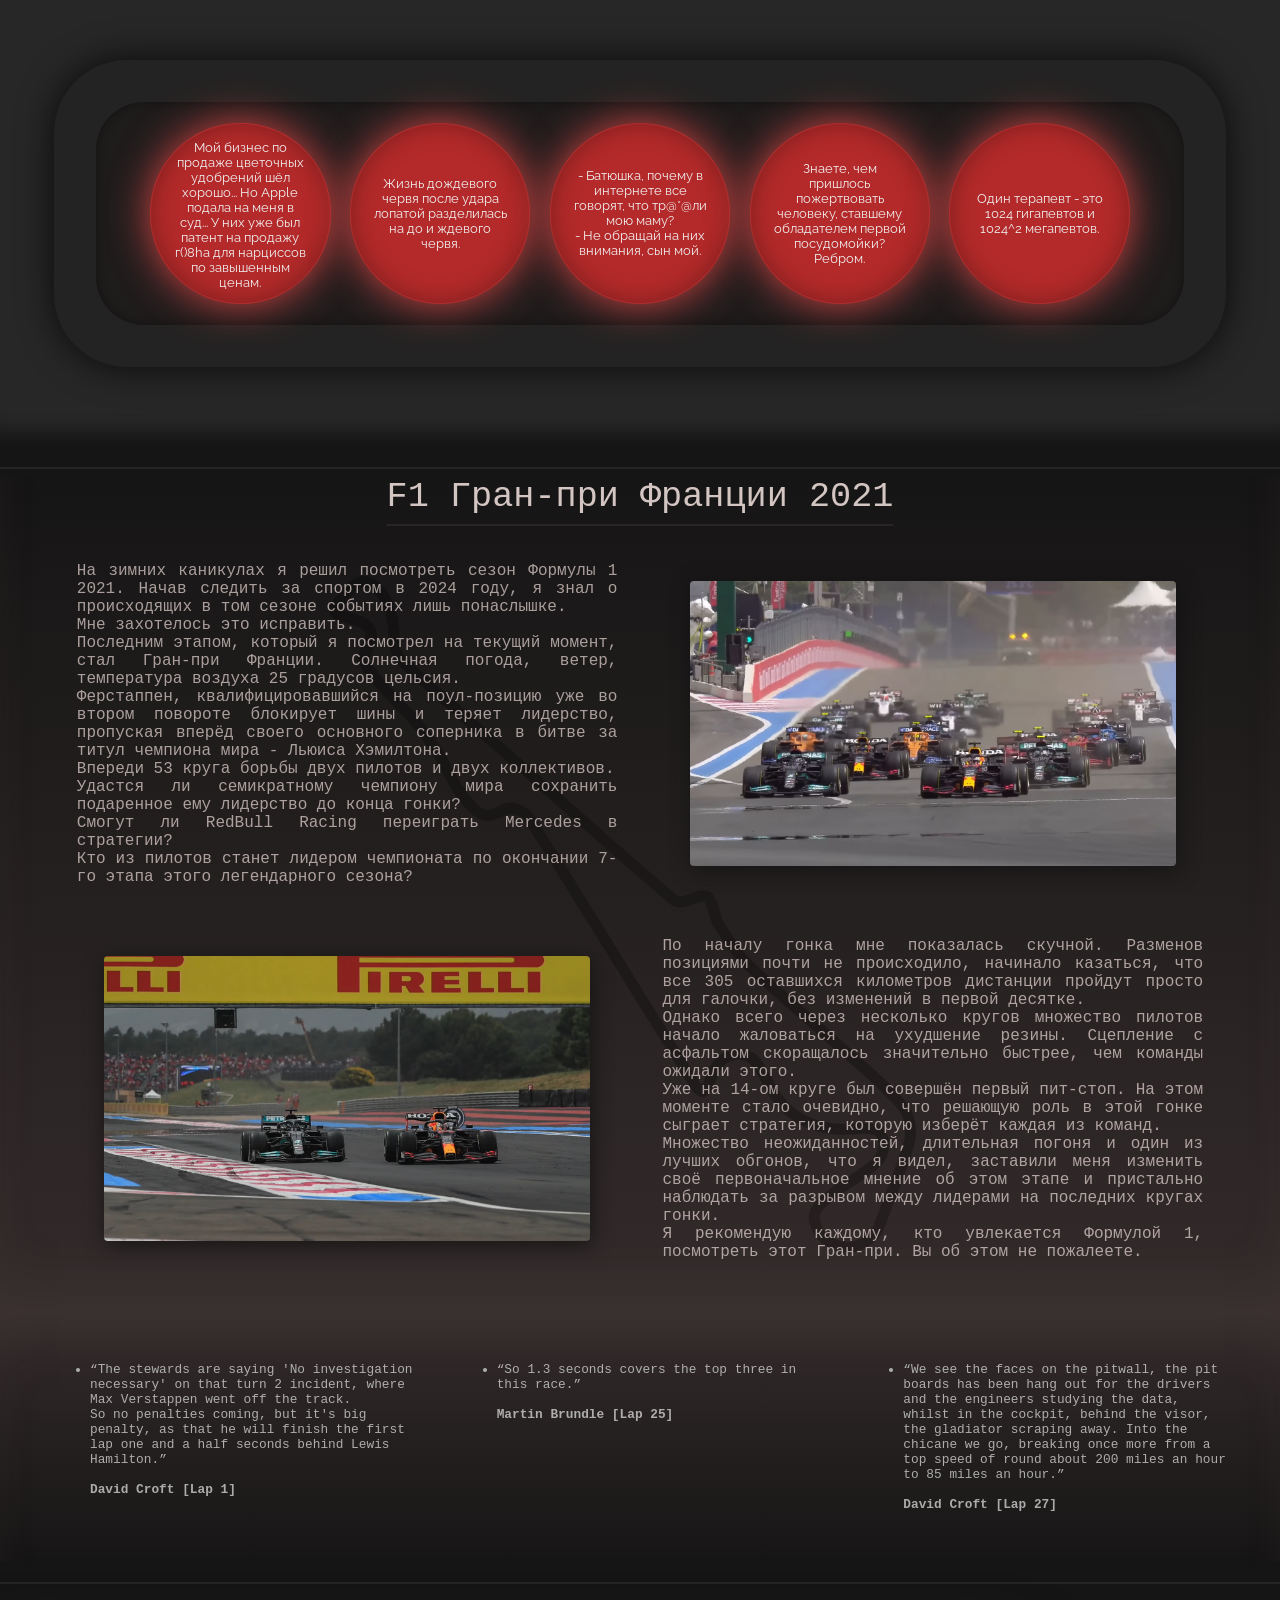
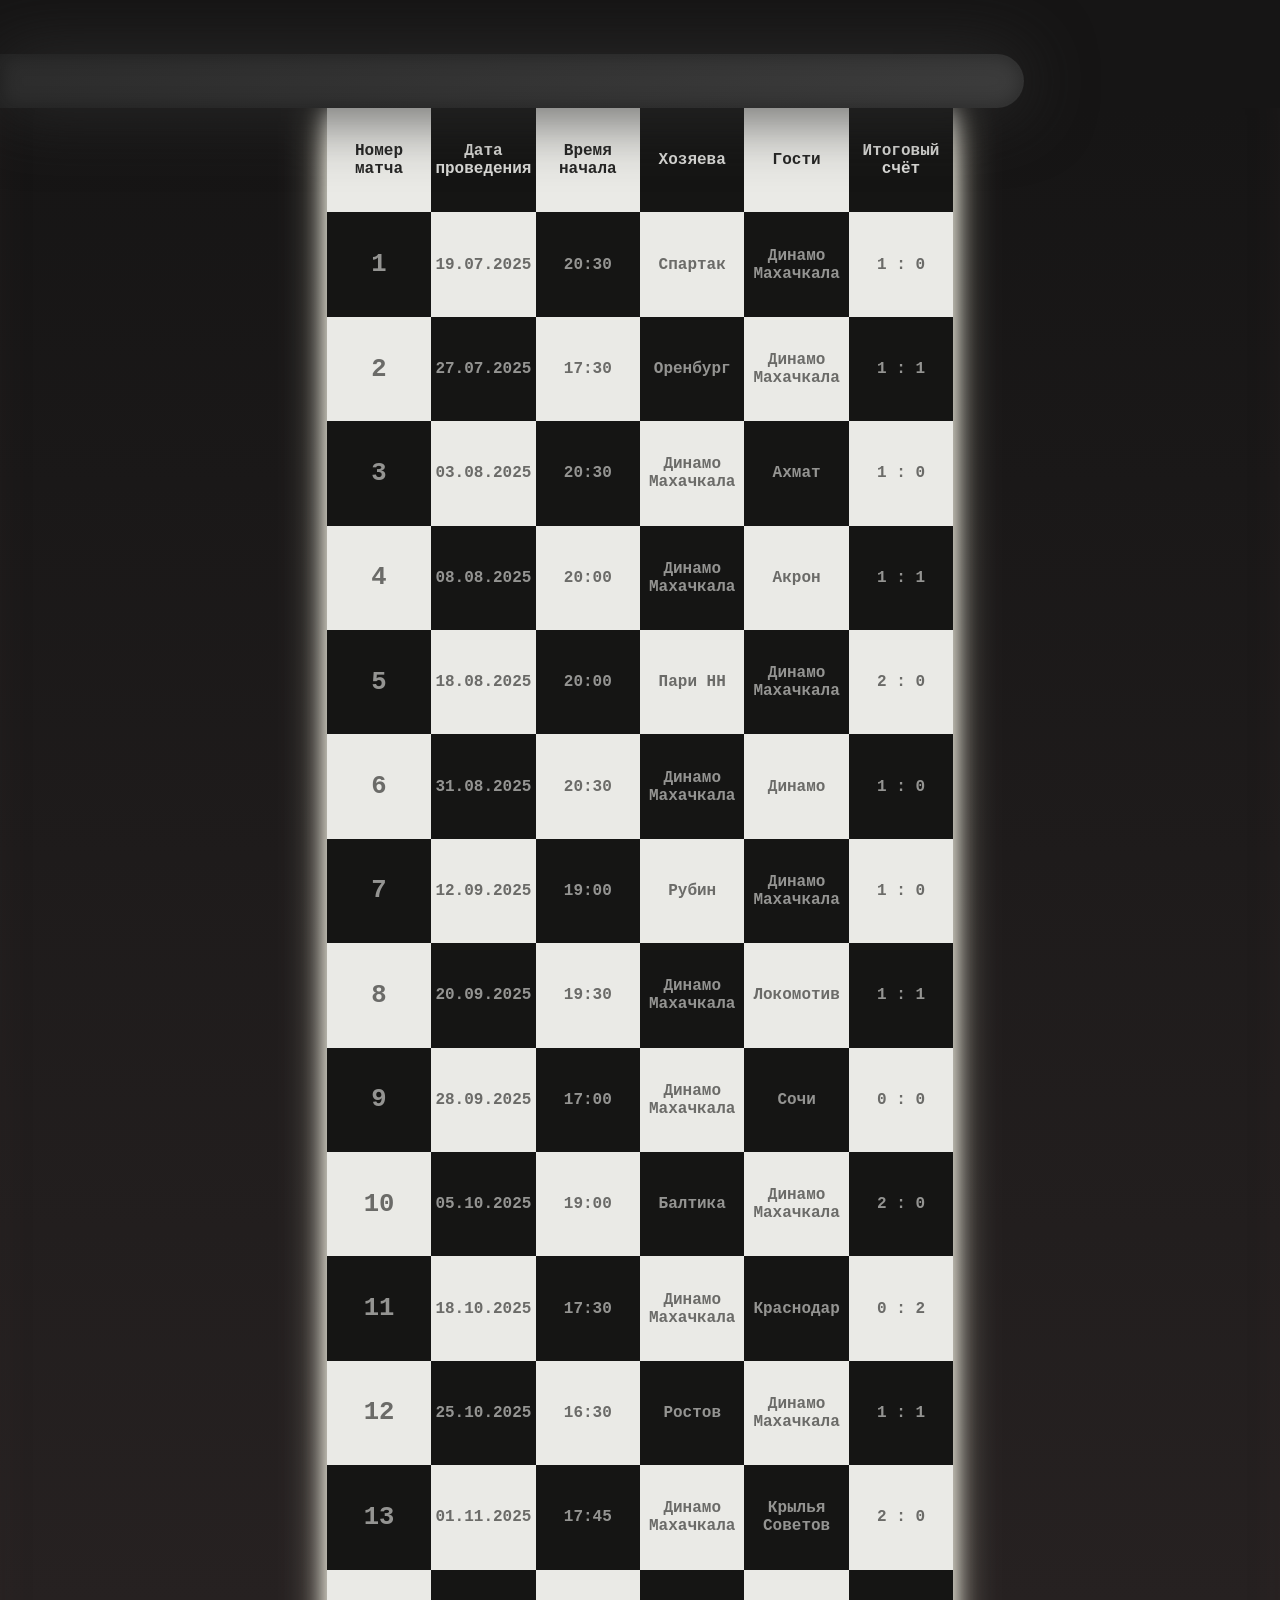
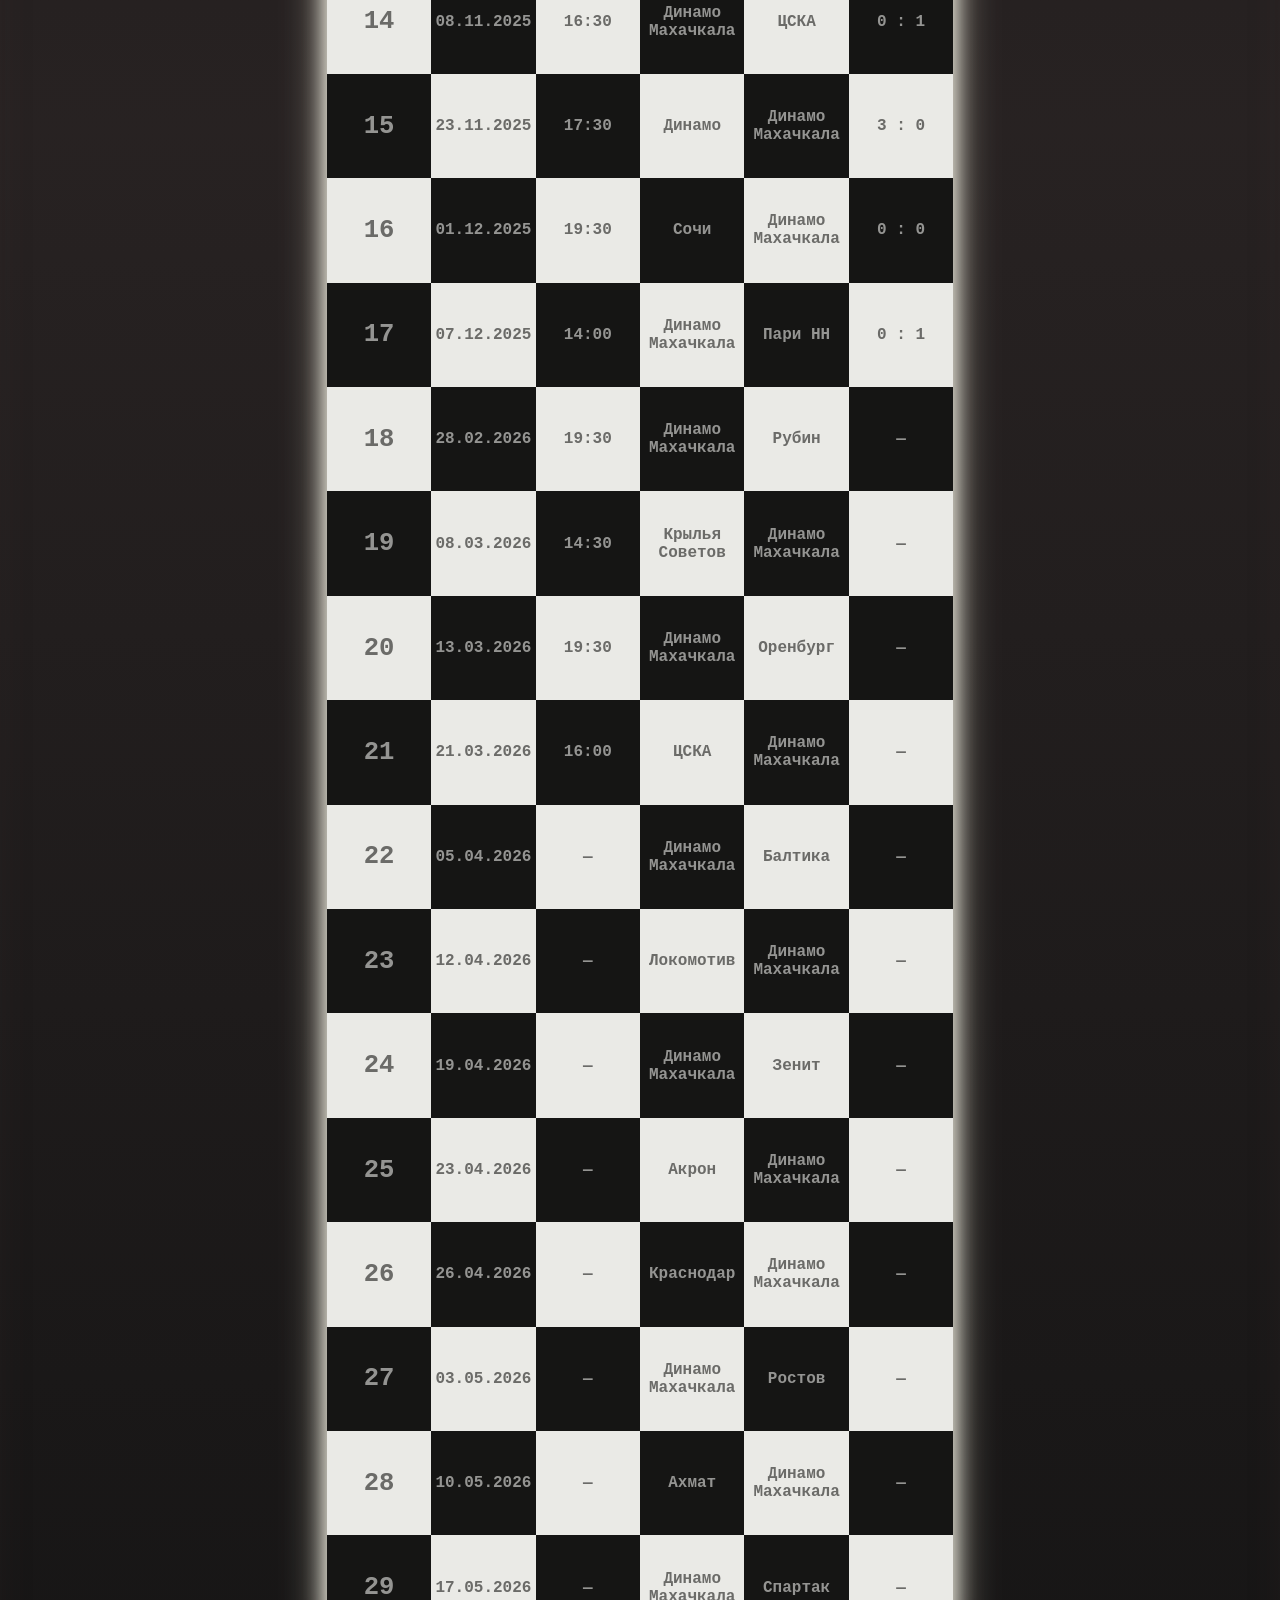
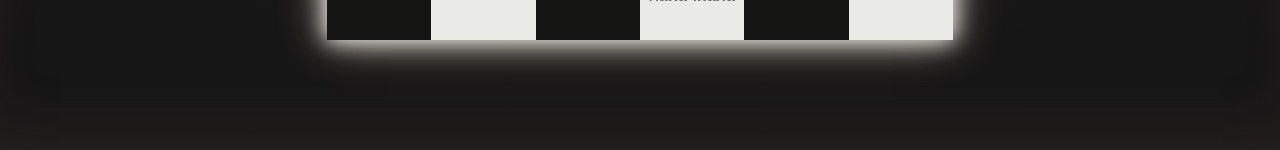
<file: site.html>
<!DOCTYPE html>
<html>


  <head>

    <title> WebLab 1 </title>
    <link rel="stylesheet" href="resources/css_styles/anecdotes.css">
    <link rel="stylesheet" href="resources/css_styles/lo_content.css">
    <link rel="stylesheet" href="resources/css_styles/rpl.css">
    <link rel="stylesheet" href="resources/css_styles/general.css">

    <link rel="preconnect" href="https://fonts.googleapis.com">
    <link rel="preconnect" href="https://fonts.gstatic.com" crossorigin>
    <link href="https://fonts.googleapis.com/css2?family=Raleway:wght@200&display=swap" rel="stylesheet">   <!-- weight: 200 -->
    <link href="https://fonts.googleapis.com/css2?family=Raleway&display=swap" rel="stylesheet">            <!-- weight: 400 -->
    <link href="https://fonts.googleapis.com/css2?family=Raleway:wght@700&display=swap" rel="stylesheet">   <!-- weight: 700 -->
    <link href="https://fonts.googleapis.com/css2?family=Raleway:wght@900&display=swap" rel="stylesheet">   <!-- weight: 900 -->

  </head>

  
  <body>


<!--↓↓↓ ANECDOTES SECTION ↓↓↓--> <!--↓↓↓ ANECDOTES SECTION ↓↓↓--> <!--↓↓↓ ANECDOTES SECTION ↓↓↓--> <!--↓↓↓ ANECDOTES SECTION ↓↓↓-->
    <div class="anecdotes_lights_section_background">
      <div class="anecdotes_panel_foreground">
        <div class="anecdotes_panel_background">

  <!--↓↓↓ ANECDOTE 1 ↓↓↓-->
          <div class="single_anecdote_red_circle">
            <p class="anecdote_text">
              Мой бизнес по продаже цветочных удобрений шёл хорошо...
              Но Apple подала на меня в суд...
              У них уже был патент на продажу г()8hа для нарциссов по завышенным ценам. 
            </p>
            <img class="anecdote_image" src="resources/anecdote_images/image_1.png">
          </div>
  <!--↑↑↑ ANECDOTE 1 ↑↑↑-->

  <!--↓↓↓ ANECDOTE 2 ↓↓↓-->
          <div class="single_anecdote_red_circle">
            <p class="anecdote_text">
              Жизнь дождевого червя после удара лопатой разделилась на до и ждевого червя.
            </p>
            <img class="anecdote_image" src="resources/anecdote_images/image_2.png">
          </div>
  <!--↑↑↑ ANECDOTE 2 ↑↑↑-->

  <!--↓↓↓ ANECDOTE 3 ↓↓↓-->
          <div class="single_anecdote_red_circle">
            <p class="anecdote_text">
              - Батюшка, почему в интернете все говорят, что тр@*@ли мою маму?<br>
              - Не обращай на них внимания, сын мой.
            </p>
            <img class="anecdote_image" src="resources/anecdote_images/image_3.png">
          </div>
  <!--↑↑↑ ANECDOTE 3 ↑↑↑-->

  <!--↓↓↓ ANECDOTE 4 ↓↓↓-->
          <div class="single_anecdote_red_circle">
            <p class="anecdote_text">
              Знаете, чем пришлось пожертвовать человеку, ставшему обладателем первой посудомойки?<br>
              Ребром.
            </p>
            <img class="anecdote_image" src="resources/anecdote_images/image_4.png">
          </div>
  <!--↑↑↑ ANECDOTE 4 ↑↑↑-->

  <!--↓↓↓ ANECDOTE 5 ↓↓↓-->
          <div class="single_anecdote_red_circle">
            <p class="anecdote_text">
              Один терапевт - это 1024 гигапевтов и 1024^2 мегапевтов.
            </p>
            <img class="anecdote_image" src="resources/anecdote_images/image_5.png">
          </div>
  <!--↑↑↑ ANECDOTE 5 ↑↑↑-->

        </div>
      </div>
    </div>
<!--↑↑↑ ANECDOTES SECTION ↑↑↑--> <!--↑↑↑ ANECDOTES SECTION ↑↑↑--> <!--↑↑↑ ANECDOTES SECTION ↑↑↑--> <!--↑↑↑ ANECDOTES SECTION ↑↑↑-->

<hr/>

<!--↓↓↓ LOCONTENT SECTION ↓↓↓--> <!--↓↓↓ LOCONTENT SECTION ↓↓↓--> <!--↓↓↓ LOCONTENT SECTION ↓↓↓--> <!--↓↓↓ LOCONTENT SECTION ↓↓↓--> 
    <div class="lo_content_background">
      <p class="lo_content_heading"> F1 Гран-при Франции 2021 </p>
      <div class="lo_content_grid">
  <!--↓↓↓ ROW 1 ↓↓↓-->
        <p class="lo_content_description">
          На зимних каникулах я решил посмотреть сезон Формулы 1 2021. Начав следить за спортом в 2024 году, я знал о происходящих в том сезоне событиях лишь понаслышке.<br>
          Мне захотелось это исправить.<br>
          Последним этапом, который я посмотрел на текущий момент, стал Гран-при Франции. Солнечная погода, ветер, температура воздуха 25 градусов цельсия.<br>
          Ферстаппен, квалифицировавшийся на поул-позицию уже во втором повороте блокирует шины и теряет лидерство, пропуская вперёд своего основного соперника в битве за титул чемпиона мира - Льюиса Хэмилтона.<br>
          Впереди 53 круга борьбы двух пилотов и двух коллективов.<br>
          Удастся ли семикратному чемпиону мира сохранить подаренное ему лидерство до конца гонки?<br>
          Смогут ли RedBull Racing переиграть Mercedes в стратегии?<br>
          Кто из пилотов станет лидером чемпионата по окончании 7-го этапа этого легендарного сезона?
        </p>
        <img class="lo_content_image" src="resources/lo_content_images/race_start.png">
  <!--↑↑↑ ROW 1 ↑↑↑-->

  <!--↓↓↓ ROW 2 ↓↓↓-->
        <img class="lo_content_image" src="resources/lo_content_images/MV-LH_wheel_to_wheel.png">
        <p class="lo_content_description">
          По началу гонка мне показалась скучной. Разменов позициями почти не происходило, начинало казаться, что все 305 оставшихся километров дистанции пройдут просто для галочки, без изменений в первой десятке.<br>
          Однако всего через несколько кругов множество пилотов начало жаловаться на ухудшение резины. Сцепление с асфальтом скоращалось значительно быстрее, чем команды ожидали этого.<br>
          Уже на 14-ом круге был совершён первый пит-стоп. На этом моменте стало очевидно, что решающую роль в этой гонке сыграет стратегия, которую изберёт каждая из команд.<br>
          Множество неожиданностей, длительная погоня и один из лучших обгонов, что я видел, заставили меня изменить своё первоначальное мнение об этом этапе и пристально наблюдать за разрывом между лидерами на последних кругах гонки.<br>
          Я рекомендую каждому, кто увлекается Формулой 1, посмотреть этот Гран-при. Вы об этом не пожалеете.
        </p>
  <!--↑↑↑ ROW 2 ↑↑↑--> 
      </div>
    </div>

    <div class="lo_content_quotes_background">
      <ul class="lo_content_quotes_container">

<!--↓↓↓ QUOTE 1 ↓↓↓--> <!--↓↓↓ QUOTE 1 ↓↓↓--> <!--↓↓↓ QUOTE 1 ↓↓↓--> <!--↓↓↓ QUOTE 1 ↓↓↓--> <!--↓↓↓ QUOTE 1 ↓↓↓--> <!--↓↓↓ QUOTE 1 ↓↓↓-->
        <li> 
          <q class="single_quote_block">The stewards are saying 'No investigation necessary' on that turn 2 incident, where Max Verstappen went off the track.<br>
            So no penalties coming, but it's big penalty, as that he will finish the first lap one and a half seconds behind Lewis Hamilton.</q>
          <br><br>David Croft [Lap 1]
        </li>
<!--↑↑↑ QUOTE 1 ↑↑↑--> <!--↑↑↑ QUOTE 1 ↑↑↑--> <!--↑↑↑ QUOTE 1 ↑↑↑--> <!--↑↑↑ QUOTE 1 ↑↑↑--> <!--↑↑↑ QUOTE 1 ↑↑↑--> <!--↑↑↑ QUOTE 1 ↑↑↑-->

<!--↓↓↓ QUOTE 2 ↓↓↓--> <!--↓↓↓ QUOTE 2 ↓↓↓--> <!--↓↓↓ QUOTE 2 ↓↓↓--> <!--↓↓↓ QUOTE 2 ↓↓↓--> <!--↓↓↓ QUOTE 2 ↓↓↓--> <!--↓↓↓ QUOTE 2 ↓↓↓-->
        <li> 
          <q class="single_quote_block">So 1.3 seconds covers the top three in this race.</q>
          <br><br>Martin Brundle [Lap 25]
        </li>
<!--↑↑↑ QUOTE 2 ↑↑↑--> <!--↑↑↑ QUOTE 2 ↑↑↑--> <!--↑↑↑ QUOTE 2 ↑↑↑--> <!--↑↑↑ QUOTE 2 ↑↑↑--> <!--↑↑↑ QUOTE 2 ↑↑↑--> <!--↑↑↑ QUOTE 2 ↑↑↑-->

<!--↓↓↓ QUOTE 3 ↓↓↓--> <!--↓↓↓ QUOTE 3 ↓↓↓--> <!--↓↓↓ QUOTE 3 ↓↓↓--> <!--↓↓↓ QUOTE 3 ↓↓↓--> <!--↓↓↓ QUOTE 3 ↓↓↓--> <!--↓↓↓ QUOTE 3 ↓↓↓-->
        <li> 
          <q class="single_quote_block">We see the faces on the pitwall, the pit boards has been hang out for the drivers and the engineers studying the data,
            whilst in the cockpit, behind the visor, the gladiator scraping away. Into the chicane we go,
            breaking once more from a top speed of round about 200 miles an hour to 85 miles an hour.</q>
          <br><br>David Croft [Lap 27]
        </li>
<!--↑↑↑ QUOTE 3 ↑↑↑--> <!--↑↑↑ QUOTE 3 ↑↑↑--> <!--↑↑↑ QUOTE 3 ↑↑↑--> <!--↑↑↑ QUOTE 3 ↑↑↑--> <!--↑↑↑ QUOTE 3 ↑↑↑--> <!--↑↑↑ QUOTE 3 ↑↑↑-->

      </ul>
    </div>
<!--↑↑↑ LOCONTENT SECTION ↑↑↑--> <!--↑↑↑ LOCONTENT SECTION ↑↑↑--> <!--↑↑↑ LOCONTENT SECTION ↑↑↑--> <!--↑↑↑ LOCONTENT SECTION ↑↑↑--> 

<hr/>

<!--↓↓↓ RPL SECTION ↓↓↓--> <!--↓↓↓ RPL SECTION ↓↓↓--> <!--↓↓↓ RPL SECTION ↓↓↓--> <!--↓↓↓ RPL SECTION ↓↓↓--> <!--↓↓↓ RPL SECTION ↓↓↓--> 
    <div class="rpl_table_flagpole"></div>
    <div  class="rpl_background">
        <table class="rpl_matches_table">
      <!--↓↓↓ HEADINGS ROW ↓↓↓-->
          <tr>
            <th> <div class="table_cell_content"> Номер<br>матча </div> </th>
            <th> <div class="table_cell_content"> Дата<br>проведения </div> </th>
            <th> <div class="table_cell_content"> Время<br>начала </div> </th>
            <th> <div class="table_cell_content"> Хозяева </div> </th>
            <th> <div class="table_cell_content"> Гости </div> </th>
            <th> <div class="table_cell_content"> Итоговый<br>  счёт </div> </th>
          </tr>
      <!--↑↑↑ HEADINGS ROW ↑↑↑-->

      <!--↓↓↓ MATCH 1 ↓↓↓-->
          <tr>
            <td> <div class="table_cell_content"> 1 </div> </td>
            <td> <div class="table_cell_content"> 19.07.2025 </div> </td>
            <td> <div class="table_cell_content"> 20:30 </div> </td>
            <td> <div class="table_cell_content"> Спартак </div> </td>
            <td> <div class="table_cell_content"> Динамо Махачкала </div> </td>
            <td> <div class="table_cell_content"> 1 : 0 </div>  </td>
          </tr>
      <!--↑↑↑ MATCH 1 ↑↑↑-->

      <!--↓↓↓ MATCH 2 ↓↓↓-->
          <tr>
            <td> <div class="table_cell_content"> 2 </div> </td>
            <td> <div class="table_cell_content"> 27.07.2025 </div> </td>
            <td> <div class="table_cell_content"> 17:30 </div> </td>
            <td> <div class="table_cell_content"> Оренбург </div> </td>
            <td> <div class="table_cell_content"> Динамо Махачкала </div> </td>
            <td> <div class="table_cell_content"> 1 : 1 </div> </td>
          </tr>
      <!--↑↑↑ MATCH 2 ↑↑↑-->

      <!--↓↓↓ MATCH 3 ↓↓↓-->
          <tr>
            <td> <div class="table_cell_content"> 3 </div> </td>
            <td> <div class="table_cell_content"> 03.08.2025 </div> </td>
            <td> <div class="table_cell_content"> 20:30 </div> </td>
            <td> <div class="table_cell_content"> Динамо Махачкала </div> </td>
            <td> <div class="table_cell_content"> Ахмат </div> </td>
            <td> <div class="table_cell_content"> 1 : 0 </div> </td>
          </tr>
      <!--↑↑↑ MATCH 3 ↑↑↑-->

      <!--↓↓↓ MATCH 4 ↓↓↓-->
          <tr>
            <td> <div class="table_cell_content"> 4 </div> </td>
            <td> <div class="table_cell_content"> 08.08.2025 </div> </td>
            <td> <div class="table_cell_content"> 20:00 </div> </td>
            <td> <div class="table_cell_content"> Динамо Махачкала </div> </td>
            <td> <div class="table_cell_content"> Акрон </div> </td>
            <td> <div class="table_cell_content"> 1 : 1 </div>  </td>
          </tr>
      <!--↑↑↑ MATCH 4 ↑↑↑-->

      <!--↓↓↓ MATCH 5 ↓↓↓-->
          <tr>
            <td> <div class="table_cell_content"> 5 </div> </td>
            <td> <div class="table_cell_content"> 18.08.2025 </div> </td>
            <td> <div class="table_cell_content"> 20:00 </div> </td>
            <td> <div class="table_cell_content"> Пари НН </div> </td>
            <td> <div class="table_cell_content"> Динамо Махачкала </div> </td>
            <td> <div class="table_cell_content"> 2 : 0 </div> </td>
          </tr>
      <!--↑↑↑ MATCH 5 ↑↑↑-->

      <!--↓↓↓ MATCH 6 ↓↓↓-->
          <tr>
            <td> <div class="table_cell_content"> 6 </div> </td>
            <td> <div class="table_cell_content"> 31.08.2025 </div> </td>
            <td> <div class="table_cell_content"> 20:30 </div> </td>
            <td> <div class="table_cell_content"> Динамо Махачкала </div> </td>
            <td> <div class="table_cell_content"> Динамо </div> </td>
            <td> <div class="table_cell_content"> 1 : 0 </div>  </td>
          </tr>
      <!--↑↑↑ MATCH 6 ↑↑↑-->

      <!--↓↓↓ MATCH 7 ↓↓↓-->
          <tr>
            <td> <div class="table_cell_content"> 7 </div> </td>
            <td> <div class="table_cell_content"> 12.09.2025 </div> </td>
            <td> <div class="table_cell_content"> 19:00 </div> </td>
            <td> <div class="table_cell_content"> Рубин </div> </td>
            <td> <div class="table_cell_content"> Динамо Махачкала </div> </td>
            <td> <div class="table_cell_content"> 1 : 0 </div> </td>
          </tr>
      <!--↑↑↑ MATCH 7 ↑↑↑-->
      
      <!--↓↓↓ MATCH 8 ↓↓↓-->
          <tr>
            <td> <div class="table_cell_content"> 8 </div> </td>
            <td> <div class="table_cell_content"> 20.09.2025 </div> </td>
            <td> <div class="table_cell_content"> 19:30 </div> </td>
            <td> <div class="table_cell_content"> Динамо Махачкала </div> </td>
            <td> <div class="table_cell_content"> Локомотив </div> </td>
            <td> <div class="table_cell_content"> 1 : 1 </div> </td>
          </tr>
      <!--↑↑↑ MATCH 8 ↑↑↑-->

      <!--↓↓↓ MATCH 9 ↓↓↓-->
          <tr>
            <td> <div class="table_cell_content"> 9 </div> </td>
            <td> <div class="table_cell_content"> 28.09.2025 </div> </td>
            <td> <div class="table_cell_content"> 17:00 </div> </td>
            <td> <div class="table_cell_content"> Динамо Махачкала </div> </td>
            <td> <div class="table_cell_content"> Сочи </div> </td>
            <td> <div class="table_cell_content"> 0 : 0 </div> </td>
          </tr>
      <!--↑↑↑ MATCH 9 ↑↑↑-->

      <!--↓↓↓ MATCH 10 ↓↓↓-->
          <tr>
            <td> <div class="table_cell_content"> 10 </div> </td>
            <td> <div class="table_cell_content"> 05.10.2025 </div> </td>
            <td> <div class="table_cell_content"> 19:00 </div> </td>
            <td> <div class="table_cell_content"> Балтика </div> </td>
            <td> <div class="table_cell_content"> Динамо Махачкала </div> </td>
            <td> <div class="table_cell_content"> 2 : 0 </div> </td>
          </tr>
      <!--↑↑↑ MATCH 10 ↑↑↑-->

      <!--↓↓↓ MATCH 11 ↓↓↓-->
          <tr>
            <td> <div class="table_cell_content"> 11 </div> </td>
            <td> <div class="table_cell_content"> 18.10.2025 </div> </td>
            <td> <div class="table_cell_content"> 17:30 </div> </td>
            <td> <div class="table_cell_content"> Динамо Махачкала </div> </td>
            <td> <div class="table_cell_content"> Краснодар </div> </td>
            <td> <div class="table_cell_content"> 0 : 2 </div> </td>
          </tr>
      <!--↑↑↑ MATCH 11 ↑↑↑-->

      <!--↓↓↓ MATCH 12 ↓↓↓-->
          <tr>
            <td> <div class="table_cell_content"> 12 </div> </td>
            <td> <div class="table_cell_content"> 25.10.2025 </div> </td>
            <td> <div class="table_cell_content"> 16:30 </div> </td>
            <td> <div class="table_cell_content"> Ростов </div> </td>
            <td> <div class="table_cell_content"> Динамо Махачкала </div> </td>
            <td> <div class="table_cell_content"> 1 : 1 </div> </td>
          </tr>
      <!--↑↑↑ MATCH 12 ↑↑↑-->

      <!--↓↓↓ MATCH 13 ↓↓↓-->
          <tr>
            <td> <div class="table_cell_content"> 13 </div> </td>
            <td> <div class="table_cell_content"> 01.11.2025 </div> </td>
            <td> <div class="table_cell_content"> 17:45 </div> </td>
            <td> <div class="table_cell_content"> Динамо Махачкала </div> </td>
            <td> <div class="table_cell_content"> Крылья Советов </div> </td>
            <td> <div class="table_cell_content"> 2 : 0 </div> </td>
          </tr>
      <!--↑↑↑ MATCH 13 ↑↑↑-->

      <!--↓↓↓ MATCH 14 ↓↓↓-->
          <tr>
            <td> <div class="table_cell_content"> 14 </div> </td>
            <td> <div class="table_cell_content"> 08.11.2025 </div> </td>
            <td> <div class="table_cell_content"> 16:30 </div> </td>
            <td> <div class="table_cell_content"> Динамо Махачкала </div> </td>
            <td> <div class="table_cell_content"> ЦСКА </div> </td>
            <td> <div class="table_cell_content"> 0 : 1 </div> </td>
          </tr>
      <!--↑↑↑ MATCH 14 ↑↑↑-->

      <!--↓↓↓ MATCH 15 ↓↓↓-->
          <tr>
            <td> <div class="table_cell_content"> 15 </div> </td>
            <td> <div class="table_cell_content"> 23.11.2025 </div> </td>
            <td> <div class="table_cell_content"> 17:30 </div> </td>
            <td> <div class="table_cell_content"> Динамо </div> </td>
            <td> <div class="table_cell_content"> Динамо Махачкала </div> </td>
            <td> <div class="table_cell_content"> 3 : 0 </div> </td>
          </tr>
      <!--↑↑↑ MATCH 15 ↑↑↑-->

      <!--↓↓↓ MATCH 16 ↓↓↓-->
          <tr>
            <td> <div class="table_cell_content"> 16 </div> </td>
            <td> <div class="table_cell_content"> 01.12.2025 </div> </td>
            <td> <div class="table_cell_content"> 19:30 </div> </td>
            <td> <div class="table_cell_content"> Сочи </div> </td>
            <td> <div class="table_cell_content"> Динамо Махачкала </div> </td>
            <td> <div class="table_cell_content"> 0 : 0 </div> </td>
          </tr>
      <!--↑↑↑ MATCH 16 ↑↑↑-->

      <!--↓↓↓ MATCH 17 ↓↓↓-->
          <tr>
            <td> <div class="table_cell_content"> 17 </div> </td>
            <td> <div class="table_cell_content"> 07.12.2025 </div> </td>
            <td> <div class="table_cell_content"> 14:00 </div> </td>
            <td> <div class="table_cell_content"> Динамо Махачкала </div> </td>
            <td> <div class="table_cell_content"> Пари НН </div> </td>
            <td> <div class="table_cell_content"> 0 : 1 </div> </td>
          </tr>
      <!--↑↑↑ MATCH 17 ↑↑↑-->

<!-- NOT PLAYED YET --> <!-- NOT PLAYED YET --> <!-- NOT PLAYED YET --> <!-- NOT PLAYED YET --> <!-- NOT PLAYED YET -->

      <!--↓↓↓ MATCH 18 ↓↓↓-->

          <tr>
            <td> <div class="table_cell_content"> 18 </div> </td>
            <td> <div class="table_cell_content"> 28.02.2026 </div> </td>
            <td> <div class="table_cell_content"> 19:30 </div> </td>
            <td> <div class="table_cell_content"> Динамо Махачкала </div> </td>
            <td> <div class="table_cell_content"> Рубин </div> </td>
            <td> <div class="table_cell_content"> &mdash; </div> </td>
          </tr>
      <!--↑↑↑ MATCH 18 ↑↑↑-->

      <!--↓↓↓ MATCH 19 ↓↓↓-->
          <tr>
            <td> <div class="table_cell_content"> 19 </div> </td>
            <td> <div class="table_cell_content"> 08.03.2026 </div> </td>
            <td> <div class="table_cell_content"> 14:30 </div> </td>
            <td> <div class="table_cell_content"> Крылья Советов </div> </td>
            <td> <div class="table_cell_content"> Динамо Махачкала </div> </td>
            <td> <div class="table_cell_content"> &mdash; </div> </td>
          </tr>
      <!--↑↑↑ MATCH 19 ↑↑↑-->

      <!--↓↓↓ MATCH 20 ↓↓↓-->
          <tr>
            <td> <div class="table_cell_content"> 20 </div> </td>
            <td> <div class="table_cell_content"> 13.03.2026 </div> </td>
            <td> <div class="table_cell_content"> 19:30 </div> </td>
            <td> <div class="table_cell_content"> Динамо Махачкала </div> </td>
            <td> <div class="table_cell_content"> Оренбург </div> </td>
            <td> <div class="table_cell_content"> &mdash; </div> </td>
          </tr>
      <!--↑↑↑ MATCH 20 ↑↑↑-->

      <!--↓↓↓ MATCH 21 ↓↓↓-->
          <tr>
            <td> <div class="table_cell_content"> 21 </div> </td>
            <td> <div class="table_cell_content"> 21.03.2026 </div> </td>
            <td> <div class="table_cell_content"> 16:00 </div> </td>
            <td> <div class="table_cell_content"> ЦСКА </div> </td>
            <td> <div class="table_cell_content"> Динамо Махачкала </div> </td>
            <td> <div class="table_cell_content"> &mdash; </div> </td>
          </tr>
      <!--↑↑↑ MATCH 21 ↑↑↑-->

      <!--↓↓↓ MATCH 22 ↓↓↓-->
          <tr>
            <td> <div class="table_cell_content"> 22 </div> </td>
            <td> <div class="table_cell_content"> 05.04.2026 </div> </td>
            <td> <div class="table_cell_content"> &mdash; </div> </td>
            <td> <div class="table_cell_content"> Динамо Махачкала </div> </td>
            <td> <div class="table_cell_content"> Балтика </div> </td>
            <td> <div class="table_cell_content"> &mdash; </div> </td>
          </tr>
      <!--↑↑↑ MATCH 22 ↑↑↑-->

      <!--↓↓↓ MATCH 23 ↓↓↓-->
          <tr>
            <td> <div class="table_cell_content"> 23 </div> </td>
            <td> <div class="table_cell_content"> 12.04.2026 </div> </td>
            <td> <div class="table_cell_content"> &mdash; </div> </td>
            <td> <div class="table_cell_content"> Локомотив </div> </td>
            <td> <div class="table_cell_content"> Динамо Махачкала </div> </td>
            <td> <div class="table_cell_content"> &mdash; </div> </td>
          </tr>
      <!--↑↑↑ MATCH 23 ↑↑↑-->

      <!--↓↓↓ MATCH 24 ↓↓↓-->
          <tr>
            <td> <div class="table_cell_content"> 24 </div> </td>
            <td> <div class="table_cell_content"> 19.04.2026 </div> </td>
            <td> <div class="table_cell_content"> &mdash; </div> </td>
            <td> <div class="table_cell_content"> Динамо Махачкала </div> </td>
            <td> <div class="table_cell_content"> Зенит </div> </td>
            <td> <div class="table_cell_content"> &mdash; </div> </td>
          </tr>
      <!--↑↑↑ MATCH 24 ↑↑↑-->

      <!--↓↓↓ MATCH 25 ↓↓↓-->
          <tr>
            <td> <div class="table_cell_content"> 25 </div> </td>
            <td> <div class="table_cell_content"> 23.04.2026 </div> </td>
            <td> <div class="table_cell_content"> &mdash; </div> </td>
            <td> <div class="table_cell_content"> Акрон </div> </td>
            <td> <div class="table_cell_content"> Динамо Махачкала </div> </td>
            <td> <div class="table_cell_content"> &mdash; </div> </td>
          </tr>
      <!--↑↑↑ MATCH 25 ↑↑↑-->

      <!--↓↓↓ MATCH 26 ↓↓↓-->
          <tr>
            <td> <div class="table_cell_content"> 26 </div> </td>
            <td> <div class="table_cell_content"> 26.04.2026 </div> </td>
            <td> <div class="table_cell_content"> &mdash; </div> </td>
            <td> <div class="table_cell_content"> Краснодар </div> </td>
            <td> <div class="table_cell_content"> Динамо Махачкала </div> </td>
            <td> <div class="table_cell_content"> &mdash; </div> </td>
          </tr>
      <!--↑↑↑ MATCH 26 ↑↑↑-->

      <!--↓↓↓ MATCH 27 ↓↓↓-->
          <tr>
            <td> <div class="table_cell_content"> 27 </div> </td>
            <td> <div class="table_cell_content"> 03.05.2026 </div> </td>
            <td> <div class="table_cell_content"> &mdash; </div> </td>
            <td> <div class="table_cell_content"> Динамо Махачкала </div> </td>
            <td> <div class="table_cell_content"> Ростов </div> </td>
            <td> <div class="table_cell_content"> &mdash; </div> </td>
          </tr>
      <!--↑↑↑ MATCH 27 ↑↑↑-->

      <!--↓↓↓ MATCH 28 ↓↓↓-->
          <tr>
            <td> <div class="table_cell_content"> 28 </div> </td>
            <td> <div class="table_cell_content"> 10.05.2026 </div> </td>
            <td> <div class="table_cell_content"> &mdash; </div> </td>
            <td> <div class="table_cell_content"> Ахмат </div> </td>
            <td> <div class="table_cell_content"> Динамо Махачкала </div> </td>
            <td> <div class="table_cell_content"> &mdash; </div> </td>
          </tr>
      <!--↑↑↑ MATCH 28 ↑↑↑-->

      <!--↓↓↓ MATCH 29 ↓↓↓-->
          <tr>
            <td> <div class="table_cell_content"> 29 </div> </td>
            <td> <div class="table_cell_content"> 17.05.2026 </div> </td>
            <td> <div class="table_cell_content"> &mdash; </div> </td>
            <td> <div class="table_cell_content"> Динамо Махачкала </div> </td>
            <td> <div class="table_cell_content"> Спартак </div> </td>
            <td> <div class="table_cell_content"> &mdash; </div> </td>
          </tr>
      <!--↑↑↑ MATCH 29 ↑↑↑-->

        </table>
    </div>
<!--↑↑↑ RPL SECTION ↑↑↑--> <!--↑↑↑ RPL SECTION ↑↑↑--> <!--↑↑↑ RPL SECTION ↑↑↑--> <!--↑↑↑ RPL SECTION ↑↑↑--> <!--↑↑↑ RPL SECTION ↑↑↑--> 


  </body>


</html>
</file>
<file: resources/css_styles/anecdotes.css>
/*↓↓↓ ANECDOTES SECTION ↓↓↓*/  /*↓↓↓ ANECDOTES SECTION ↓↓↓*/  /*↓↓↓ ANECDOTES SECTION ↓↓↓*/
.anecdotes_lights_section_background {
  display: flex;
  align-items: center;
  justify-content: center;

  background-color: #272727;
  padding: 60px 0px;
  padding-bottom: 80px;
  box-shadow: inset 0px -40px 20px -25px rgba(22, 21, 21, 1);
}


.anecdotes_panel_foreground {
  max-width: 85%;
  background-color: rgb(36, 35, 35);
  box-shadow: 0px 0px 36px rgba(0, 0, 0, 0.75);
  border-radius: 73px;
  padding: 3.25%;
}


.anecdotes_panel_background {
  display: flex;
  flex-direction: row;
  justify-content: space-between;
  column-gap: 2%;
  padding: 2% 5%;

  background-color: rgb(31, 28, 28);
  box-shadow: inset 0px 0px 12px rgba(0, 0, 0, 0.42);
  border-radius: 48px;
}


.single_anecdote_red_circle {
  background-color: rgb(180, 42, 42);
  border: 1px solid rgba(201, 201, 201, 0.02);
  box-shadow: 0px 0px 40px rgb(213, 69, 69), inset 0px 0px 24px rgba(58, 15, 15, 0.45);

  display: flex;
  align-items: center;
  justify-content: center;
  text-align: center;

  flex: 1;
  aspect-ratio: 1 / 1;
  border-radius: 50%;
  overflow: hidden;
}
.single_anecdote_red_circle:hover {
  box-shadow: none;
  border: none;
  margin: 0px 1px;
  background-color: transparent;
}
.single_anecdote_red_circle:hover .anecdote_image {
  display: inline-block;
  opacity: 1;
}
.single_anecdote_red_circle:hover .anecdote_text {
  display: none;
  opacity: 0;
}


.anecdote_image {
  width: 100%;
  border-radius: 50%;
  object-fit: contain;
  object-position: center;
  display: none;
  opacity: 0;
}

.anecdote_text {
  max-width: 77%;
  max-height: 82%;
  margin: auto auto;
  font-family: Raleway;
  font-size: clamp(11px, 1vw, 20px);
  font-weight: 400;
}
/*↑↑↑ ANECDOTES SECTION ↑↑↑*/  /*↑↑↑ ANECDOTES SECTION ↑↑↑*/  /*↑↑↑ ANECDOTES SECTION ↑↑↑*/
</file>
<file: resources/css_styles/lo_content.css>
.lo_content_background {
  background-image: url("/resources/lo_content_images/track_layout_25.png"), linear-gradient(180deg, rgba(22, 21, 21, 0.75), rgba(120, 94, 94, 0.30));
  background-position: center;
  background-size: contain;
  background-repeat: no-repeat;
  box-shadow: inset 0px -40px 60px -25px rgba(106, 86, 86, 0.20);
}


.lo_content_heading {
  margin-top: 8px;
  font-family: 'Courier New';
  font-size: clamp(32px, 2.75vw, 60px);
  color: rgba(232, 217, 213, 0.90);
  text-align: center;

  text-decoration: underline;
  text-decoration-color: rgba(232, 217, 213, 0.08);
  text-decoration-thickness: 2px;
  text-underline-offset: 18px;
}


.lo_content_grid {
  
  display: grid;
  grid-template-columns: repeat(2, 1fr);
  column-gap: 4%;
  row-gap: clamp(50px, 4vw, 150px);

  margin: 3.5% 6%;
  margin-bottom: 0px;
  padding-bottom: 4%;

  align-items: center;
  justify-items: center;
}


.lo_content_description {
  text-align: justify;
  width: 100%;
  font-family: 'Courier New';
  font-size: clamp(16px, 1.20vw, 26px);
  color: rgba(232, 217, 213, 0.70);
}

.lo_content_image {
  width: 90%;
  height: 88%;
  object-fit: cover;
  object-position: center;

  border-radius: 4px;
  box-shadow: 2px 4px 20px rgba(16, 16, 16, 0.80);
}



/* QUOTES */ /* QUOTES */ /* QUOTES */ /* QUOTES */
.lo_content_quotes_background {
  height: auto;
  background-image: linear-gradient(180deg, rgba(120, 94, 94, 0.30), rgba(22, 21, 21, 0.75));
  box-shadow: inset 0px 40px 60px -25px rgba(106, 86, 86, 0.20);
}


.lo_content_quotes_container {
  display: grid;
  grid-template-columns: repeat(3, 1fr);
  column-gap: 80px;
  justify-items: center;
  margin: 0px 50px;
  padding-top: 50px;
  padding-bottom: 50px;

  font-family: 'Courier New';
  font-size: clamp(12px, 1vw, 26px);
  font-weight: bold;
  color: rgba(220, 220, 220, 0.75);
}


.single_quote_block {
  flex: 1;
  font-weight: 400;
}
</file>
<file: resources/css_styles/rpl.css>
.rpl_background {
  display: flex;
  justify-content: center;
  align-items: center;
  height: auto;
  background-image: linear-gradient(0deg, rgba(22, 21, 21, 0.75),rgba(109, 86, 86, 0.20), rgba(22, 21, 21, 0.75));
  box-shadow: inset 0px -40px 60px -25px rgba(106, 86, 86, 0.20);
  padding-bottom: 110px;
}

.rpl_table_flagpole {
  width: 80%;
  height: 6vh;
  margin-top: 70px;
  position: sticky;
  top: 0px;

  background-image: linear-gradient(315deg, rgb(60, 60, 60), rgb(44, 44, 44));
  box-shadow: 0px 0px 70px rgba(44, 44, 44, 1.0), inset 0px 0px 20px rgba(5, 5, 5, 0.35);
  border-top-right-radius: 3vh;
  border-bottom-right-radius: 3vh;
  border: none;
}

.rpl_matches_table {
  margin: 0px 90px;
  border-spacing: 0px;
  text-align: center;
  box-shadow:  0px 0px 40px rgba(229, 225, 202, 0.85),  0px 0px 20px rgba(255, 255, 255, 1);
}


.table_cell_content {
  display: flex;
  align-items: center;
  justify-content: center;

  width: clamp(86px, 8vw, 200px);
  aspect-ratio: 1 / 1;
}
</file>
<file: resources/css_styles/general.css>
body {
  margin: 0px;
  background-color: rgb(22, 21, 21);
  min-width: 1050px;
}

p {
  margin: 0px;
  color: #F1F1F1;
}

hr {
  margin: 0px;
  margin-top: 20px;
  border: none;
  border-top: 2px solid rgba(232, 217, 213, 0.08);
}

tr {
  background: rgba(21, 21, 20, 1.0);

  font-family: 'Courier New';
  font-size: clamp(14px, 1.25vw, 19px);
  color: rgba(234, 234, 230, 0.60);
  font-weight: 700;
}
th {
  font-weight: 900;
}

tr:nth-child(even) :is(td,th):nth-child(even),
tr:nth-child(odd) :is(td,th):nth-child(odd) {
  background: rgba(234, 234, 230, 1.0);
  color: rgba(21, 21, 20, 0.60);
}

/* First column (match number) */
tr:nth-child(2n+3) :is(td,th):nth-child(1),
tr:nth-child(even) :is(td,th):nth-child(1) {
  font-size: clamp(14px, 2vw, 26px);
  font-weight: 900;
}

/* First row (headings) */
tr:nth-child(1) :is(td,th):nth-child(odd) {
  font-size: clamp(10px, 1.25vw, 30px);
  color: rgba(15, 15, 14, 0.90);
}
tr:nth-child(1) :is(td,th):nth-child(even) {
  font-size: clamp(10px, 1.25vw, 30px);
  color: rgba(240, 240, 236, 0.90);
}
</file>
